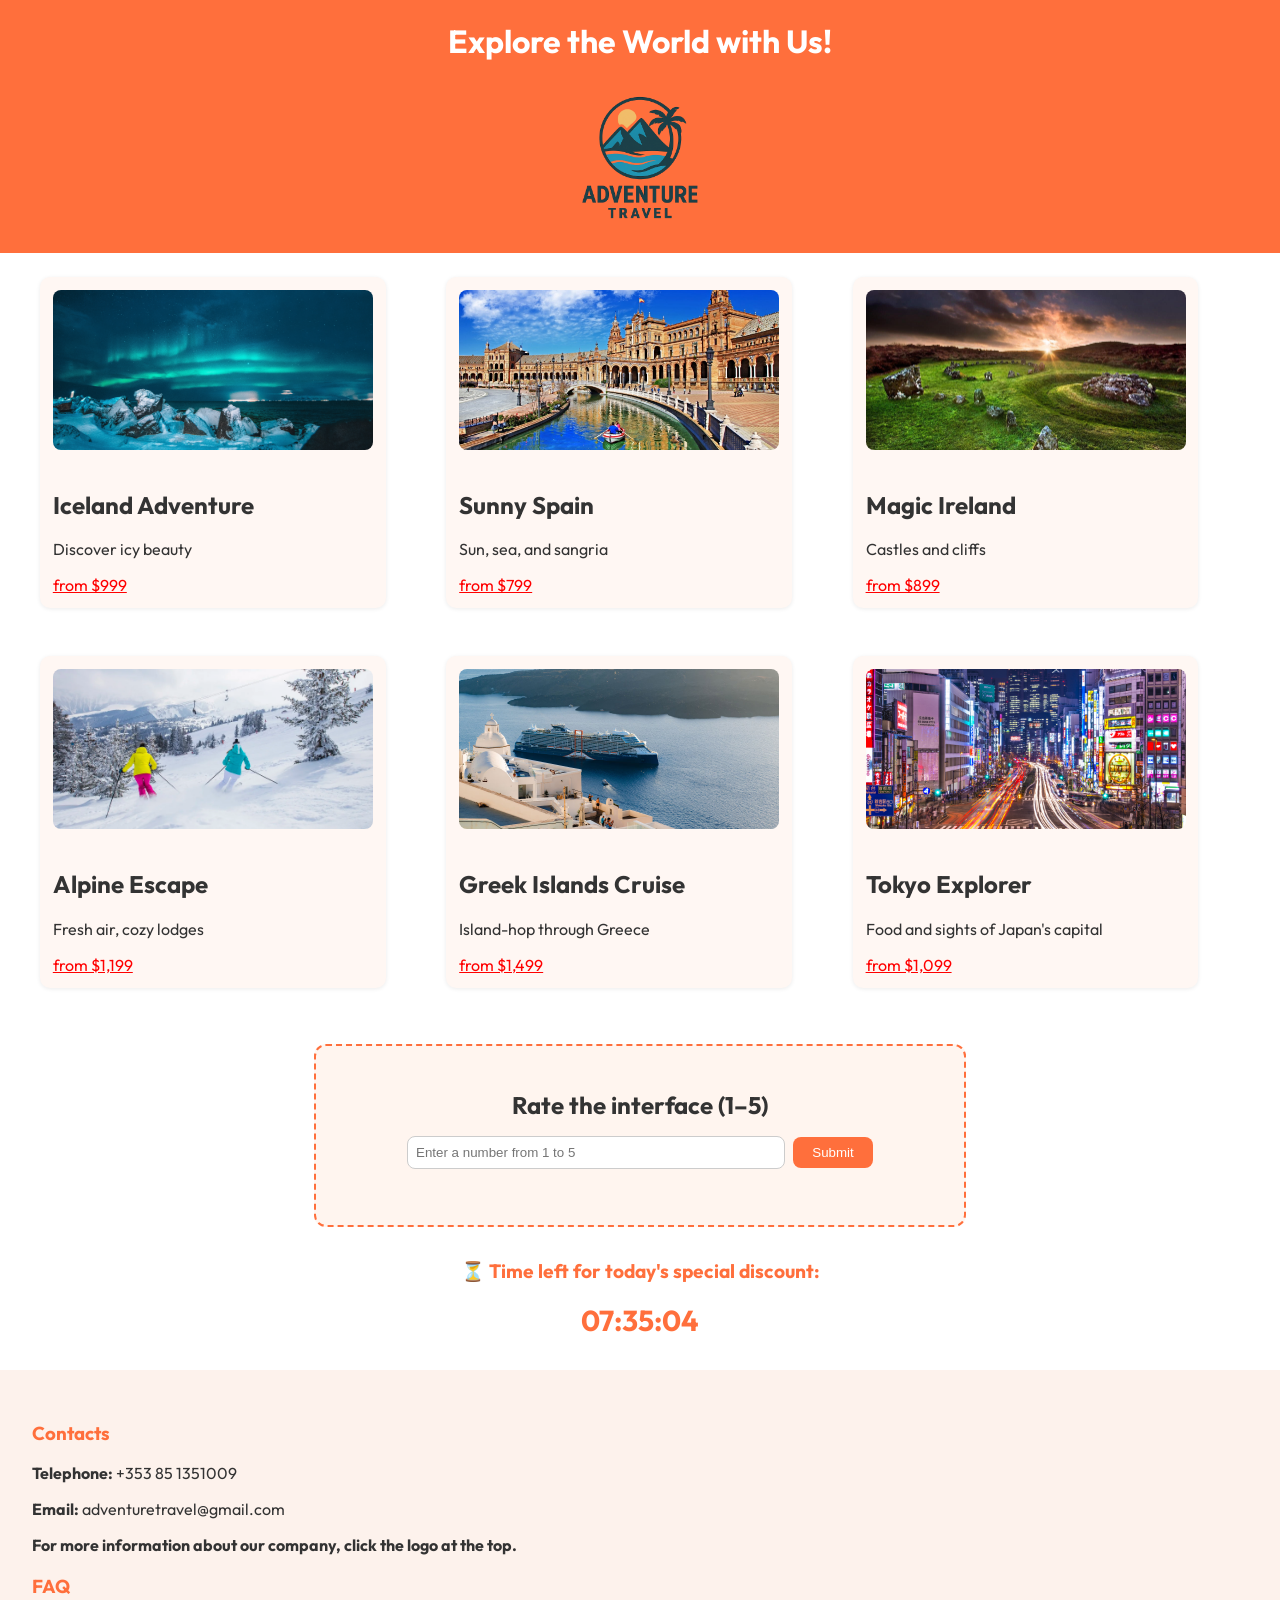
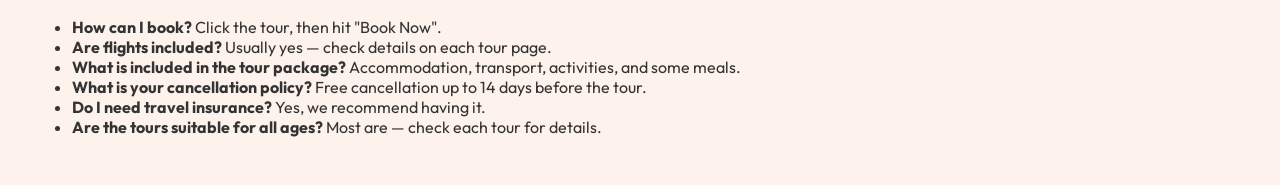
<file: index.html>
<!-- WHOLE FILE WAS CREATED BY ARTUR KONDRATIUK -->
<!DOCTYPE html>
<html lang="en">
<head>
  <meta charset="UTF-8" /> <!-- Specifies the character encoding for the document -->
  <title>Adventure Travel</title> <!-- Sets the title of the webpage -->
  <link rel="stylesheet" href="css/index.css" /> <!-- Links to the external CSS file for styling -->
</head>
<body>
  <header>
    <div class="header">
      <h1>Explore the World with Us!</h1> <!-- Main heading for the website -->
      <a href="html/aboutus.html">
        <img src="images/logo.png" alt="Adventure Travel Logo" class="logo" /> <!-- Logo with link to the "About Us" page -->
      </a>
    </div>
  </header>

  <main>
    <!-- First grid of tours -->
    <section class="tour-grid">
      <a class="tour-card" href="html/tour1.html"> <!-- Tour card linking to Iceland Adventure page -->
        <img src="images/iceland_adventure.png" alt="Iceland Adventure" /> <!-- Image for Iceland tour -->
        <h2>Iceland Adventure</h2> <!-- Title of the tour -->
        <p>Discover icy beauty</p> <!-- Short description of the tour -->
        <span>from $999</span> <!-- Price information -->
      </a>

      <a class="tour-card" href="html/tour2.html">
        <img src="images/sunny_spain.jpg" alt="Sunny Spain" />
        <h2>Sunny Spain</h2>
        <p>Sun, sea, and sangria</p>
        <span>from $799</span>
      </a>

      <a class="tour-card" href="html/tour3.html">
        <img src="images/magic_ireland.jpeg" alt="Magic Ireland" />
        <h2>Magic Ireland</h2>
        <p>Castles and cliffs</p>
        <span>from $899</span>
      </a>  
    </section>

    <!-- Second grid of tours -->
    <section class="tour-grid">
      <a class="tour-card" href="html/tour4.html">
        <img src="images/alpine_escape.webp" alt="Alpine Escape" />
        <h2>Alpine Escape</h2>
        <p>Fresh air, cozy lodges</p>
        <span>from $1,199</span>
      </a>

      <a class="tour-card" href="html/tour5.html">
        <img src="images/greek_iselands_cruise.avif" alt="Greek Islands Cruise" />
        <h2>Greek Islands Cruise</h2>
        <p>Island-hop through Greece</p>
        <span>from $1,499</span>
      </a>

      <a class="tour-card" href="html/tour6.html">
        <img src="images/tokyo_explorer.jpg" alt="Tokyo Explorer" />
        <h2>Tokyo Explorer</h2>
        <p>Food and sights of Japan's capital</p>
        <span>from $1,099</span>
      </a>
    </section>
  </main>

  <footer>
    <h3>Contacts</h3>
    <p><strong>Telephone:</strong> +353 85 1351009</p> <!-- Contact telephone number -->
    <p><strong>Email:</strong> adventuretravel@gmail.com</p> <!-- Contact email address -->
    <p><strong>For more information about our company, click the logo at the top.</strong></p> <!-- Prompt to learn more by clicking the logo -->

    <h3>FAQ</h3>
    <ul>
      <!-- List of frequently asked questions and answers -->
      <li><strong>How can I book?</strong> Click the tour, then hit "Book Now".</li>
      <li><strong>Are flights included?</strong> Usually yes — check details on each tour page.</li>
      <li><strong>What is included in the tour package?</strong> Accommodation, transport, activities, and some meals.</li>
      <li><strong>What is your cancellation policy?</strong> Free cancellation up to 14 days before the tour.</li>
      <li><strong>Do I need travel insurance?</strong> Yes, we recommend having it.</li>
      <li><strong>Are the tours suitable for all ages?</strong> Most are — check each tour for details.</li>
    </ul>
  </footer>

  <script src="js/index.js"></script> <!-- Links to the external JavaScript file -->
</body>
</html>
</file>
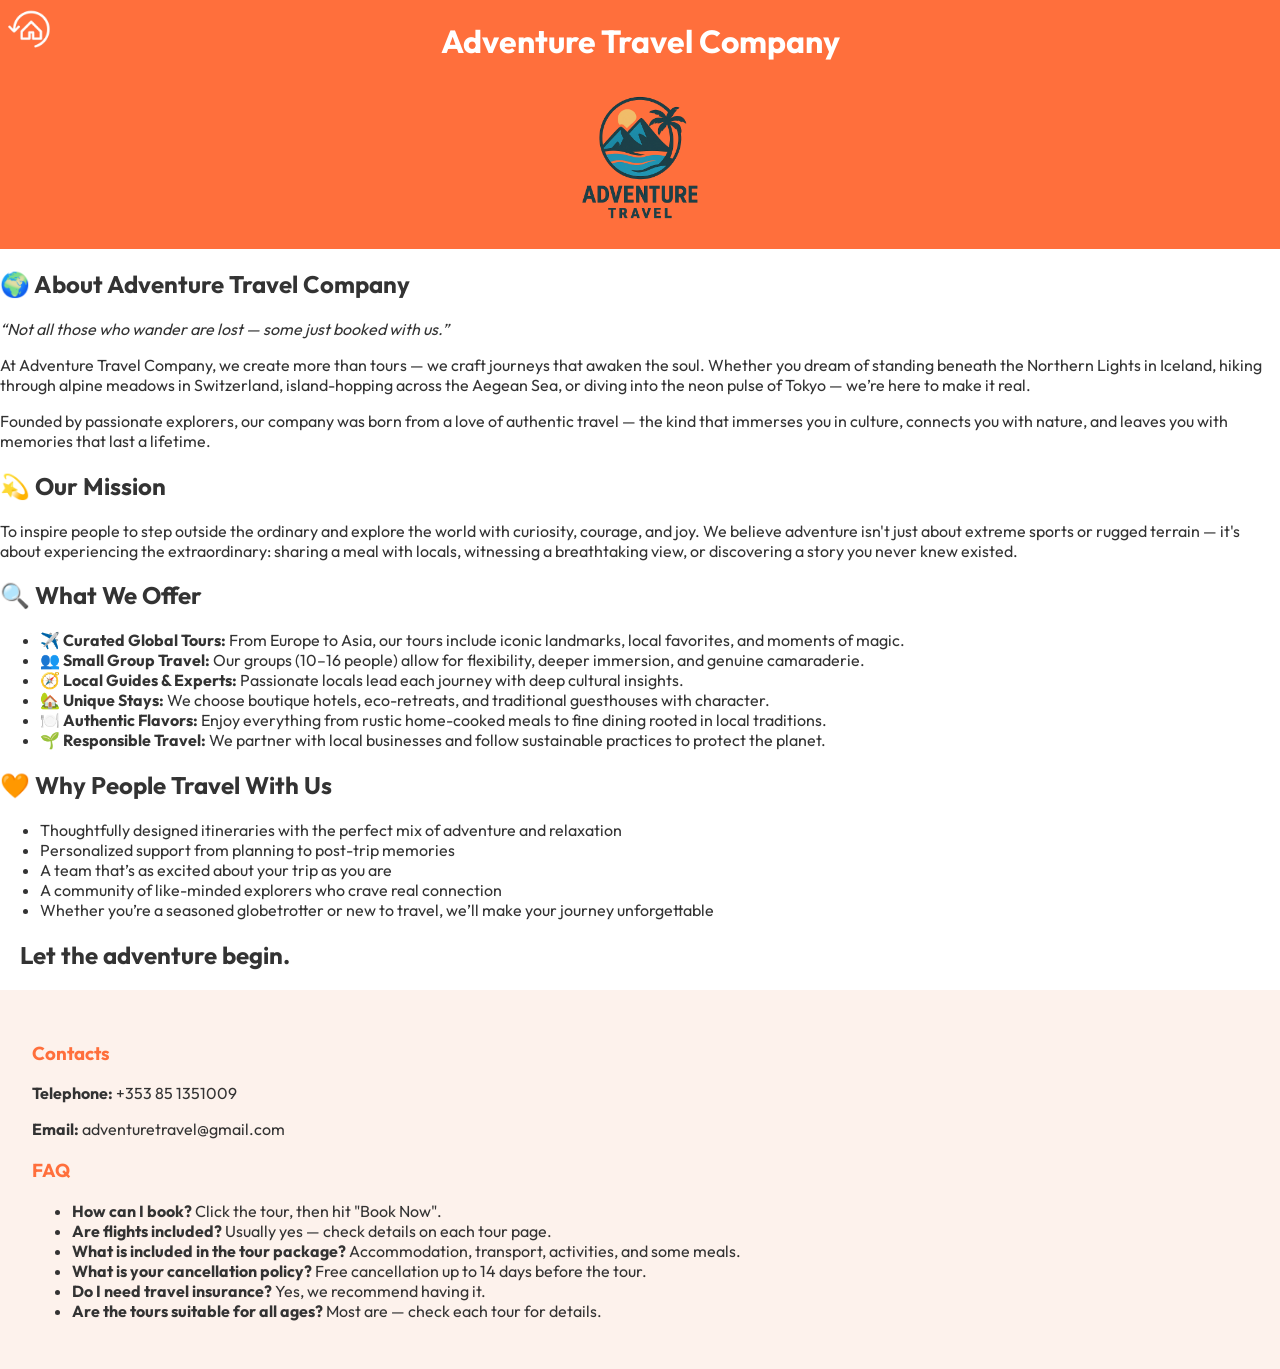
<file: html/aboutus.html>
<!-- WHOLE FILE WAS CREATED BY ARTUR KONDRATIUK -->
<!DOCTYPE html>
<html lang="en">
<head>
  <meta charset="UTF-8" /> <!-- Specifies the character encoding for the document -->
  <title>About Us - Adventure Travel</title>
  <link rel="stylesheet" href="../css/aboutus.css" /> <!-- Linking an external CSS file for styling -->
</head>
<body>
  <header>
    <div class="header">
      <!-- Back button to return to the main page -->
      <a href="../index.html" class="back-button">
        <img src="../images/back_to_main_page.png" alt="Home" class="backimg" /> <!-- Back button image with accessible alt text -->
      </a>
      <h1>Adventure Travel Company</h1> <!-- Main heading for the page -->
      <img src="../images/logo.png" alt="Adventure Travel Logo" class="logo" /> <!-- Company logo with descriptive alt text -->
    </div>
  </header>

  <main>
    <section>
      <h2>🌍 About Adventure Travel Company</h2> <!-- Section heading -->
      <p><em>“Not all those who wander are lost — some just booked with us.”</em></p> 
      <p>
        At Adventure Travel Company, we create more than tours — we craft journeys that awaken the soul.
        Whether you dream of standing beneath the Northern Lights in Iceland, hiking through alpine meadows in Switzerland,
        island-hopping across the Aegean Sea, or diving into the neon pulse of Tokyo — we’re here to make it real.
      </p>
      <p>
        Founded by passionate explorers, our company was born from a love of authentic travel — the kind that immerses you in culture,
        connects you with nature, and leaves you with memories that last a lifetime.
      </p>
    </section>

    <section>
      <h2>💫 Our Mission</h2> <!-- Section heading for the mission statement -->
      <p>
        To inspire people to step outside the ordinary and explore the world with curiosity, courage, and joy.
        We believe adventure isn't just about extreme sports or rugged terrain — it's about experiencing the extraordinary:
        sharing a meal with locals, witnessing a breathtaking view, or discovering a story you never knew existed.
      </p>
    </section>

    <section>
      <h2>🔍 What We Offer</h2> <!-- Section heading listing the offerings -->
      <ul>
        <li>
          <strong>✈️ Curated Global Tours:</strong> From Europe to Asia, our tours include iconic landmarks, local favorites, and moments of magic.
        </li>
        <li>
          <strong>👥 Small Group Travel:</strong> Our groups (10–16 people) allow for flexibility, deeper immersion, and genuine camaraderie.
        </li>
        <li>
          <strong>🧭 Local Guides & Experts:</strong> Passionate locals lead each journey with deep cultural insights.
        </li>
        <li>
          <strong>🏡 Unique Stays:</strong> We choose boutique hotels, eco-retreats, and traditional guesthouses with character.
        </li>
        <li>
          <strong>🍽️ Authentic Flavors:</strong> Enjoy everything from rustic home-cooked meals to fine dining rooted in local traditions.
        </li>
        <li>
          <strong>🌱 Responsible Travel:</strong> We partner with local businesses and follow sustainable practices to protect the planet.
        </li>
      </ul>
    </section>

    <section>
      <h2>🧡 Why People Travel With Us</h2> <!-- Section highlighting customer benefits -->
      <ul>
        <li>Thoughtfully designed itineraries with the perfect mix of adventure and relaxation</li>
        <li>Personalized support from planning to post-trip memories</li>
        <li>A team that’s as excited about your trip as you are</li>
        <li>A community of like-minded explorers who crave real connection</li>
        <li>Whether you’re a seasoned globetrotter or new to travel, we’ll make your journey unforgettable</li>
      </ul>
    </section>

    <h2 class="letadventure">Let the adventure begin.</h2>
  </main>

  <footer>
    <h3>Contacts</h3> <!-- Footer section for contact information -->
    <p><strong>Telephone:</strong> +353 85 1351009</p>
    <p><strong>Email:</strong> adventuretravel@gmail.com</p>

    <h3>FAQ</h3> <!-- Frequently asked questions -->
    <ul>
      <li><strong>How can I book?</strong> Click the tour, then hit "Book Now".</li>
      <li><strong>Are flights included?</strong> Usually yes — check details on each tour page.</li>
      <li><strong>What is included in the tour package?</strong> Accommodation, transport, activities, and some meals.</li>
      <li><strong>What is your cancellation policy?</strong> Free cancellation up to 14 days before the tour.</li>
      <li><strong>Do I need travel insurance?</strong> Yes, we recommend having it.</li>
      <li><strong>Are the tours suitable for all ages?</strong> Most are — check each tour for details.</li>
    </ul>
  </footer>

  <script src="../js/aboutus.js"></script> <!-- Linking an external JavaScript file -->
</body>
</html>
</file>
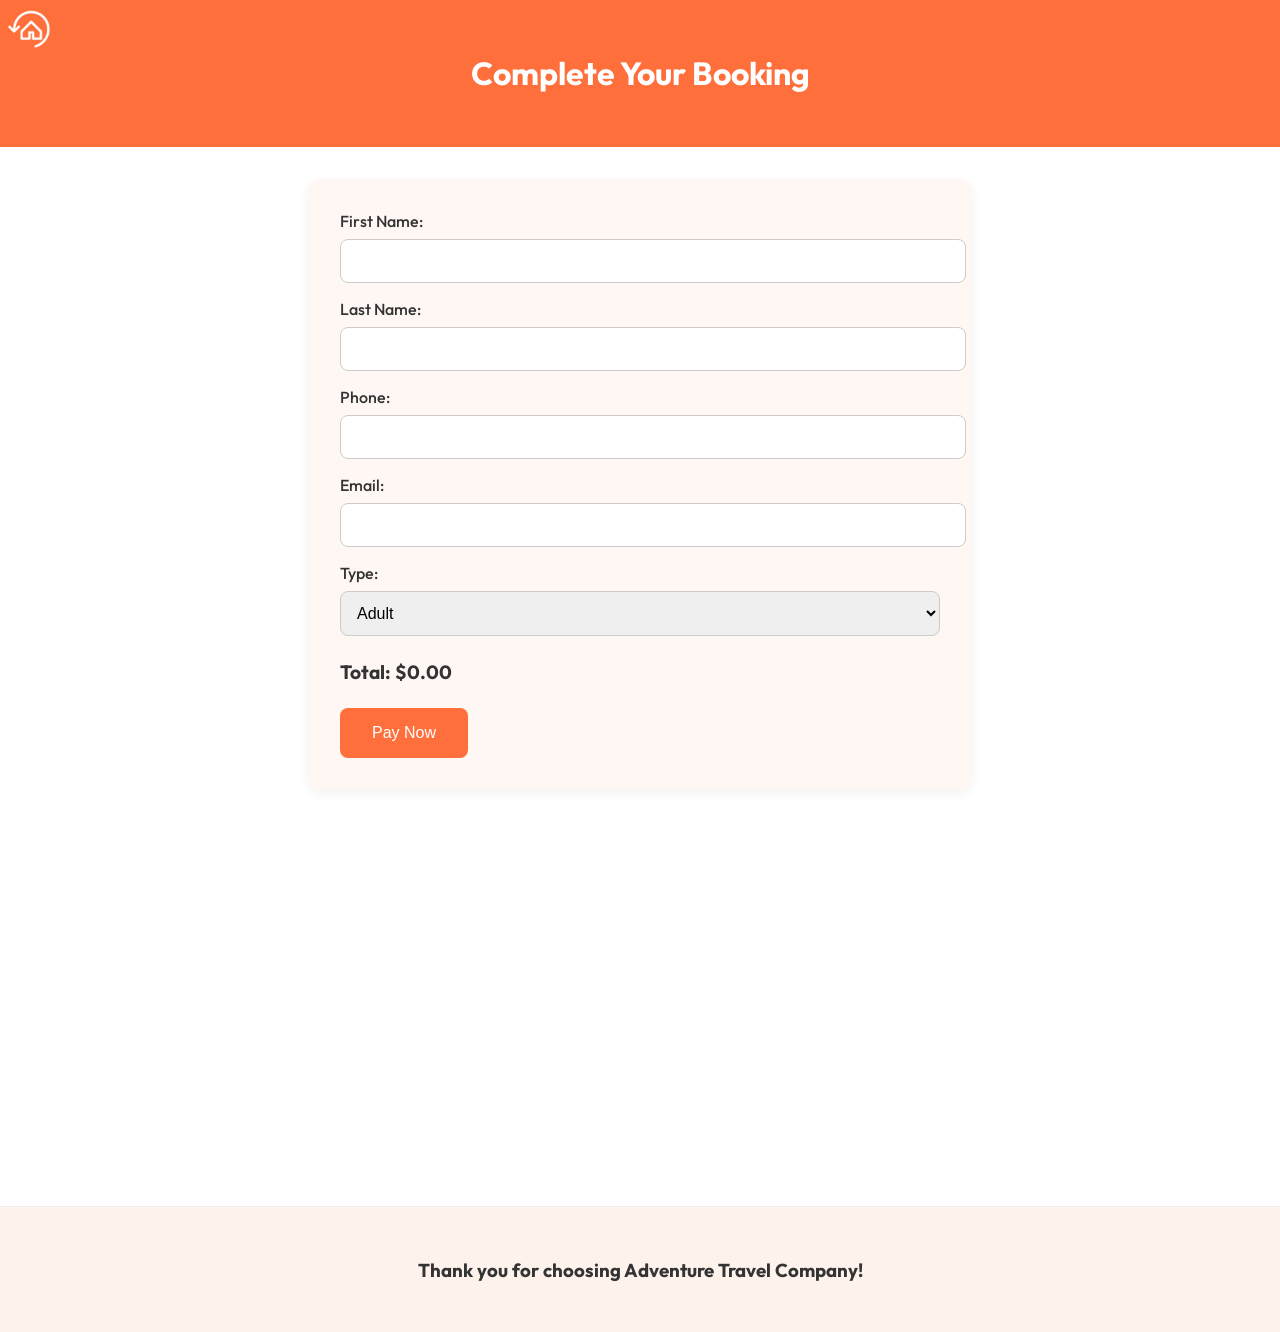
<file: html/paymentpage.html>
<!DOCTYPE html>
<html lang="en">
<head>
  <meta charset="UTF-8" />
  <title>Payment Page</title>
  <link rel="stylesheet" href="../css/paymentpage.css" />
</head>
<body>
  <header>
    <div class="header">
      <h1>Complete Your Booking</h1>
      <a href="../index.html" class="back-button">
        <img src="../images/back_to_main_page.png" alt="Home" class="backimg" />
      </a>
    </div>
  </header>

  <main class="payment-container">
    <form id="payment-form">
      <label for="firstName">First Name:
        <input type="text" id="firstName" name="firstName" required />
      </label>

      <label for="lastName">Last Name:
        <input type="text" id="lastName" name="lastName" required />
      </label>

      <label for="phone">Phone:
        <input type="tel" id="phone" name="phone" required />
      </label>

      <label for="email">Email:
        <input type="email" id="email" name="email" required />
      </label>

      <label for="traveler-type">Type:
        <select id="traveler-type" name="travelerType">
          <option value="adult">Adult</option>
          <option value="child">Child (25% discount)</option>
        </select>
      </label>

      <div class="price-info">
        <strong>Total:</strong> <span id="price-display">$0</span>
      </div>

      <button type="submit" class="book-btn">Pay Now</button>
      <p id="region-warning" class="hidden">Not available in your region</p>
    </form>
  </main>

  <footer>
    <h3>Thank you for choosing Adventure Travel Company!</h3>
  </footer>

  <script src="../js/paymentpage.js"></script>
</body>
</html>
</file>
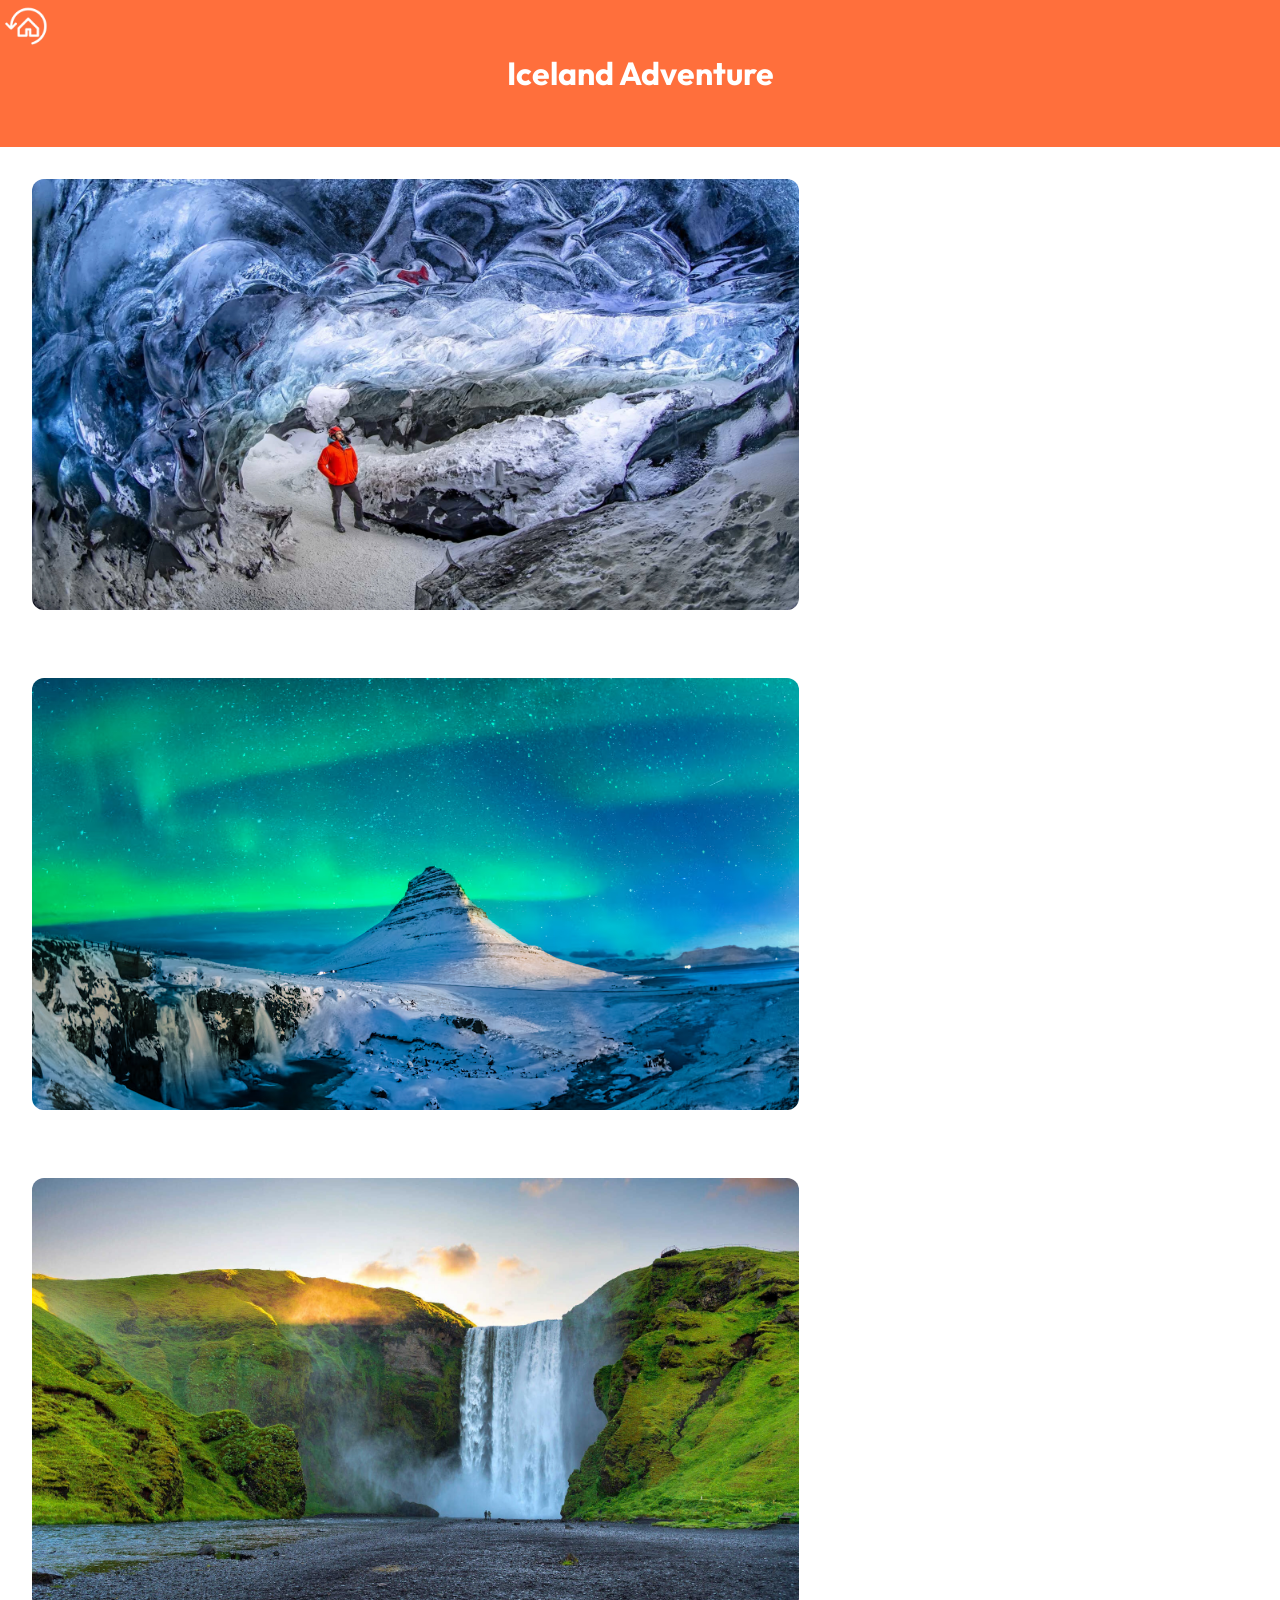
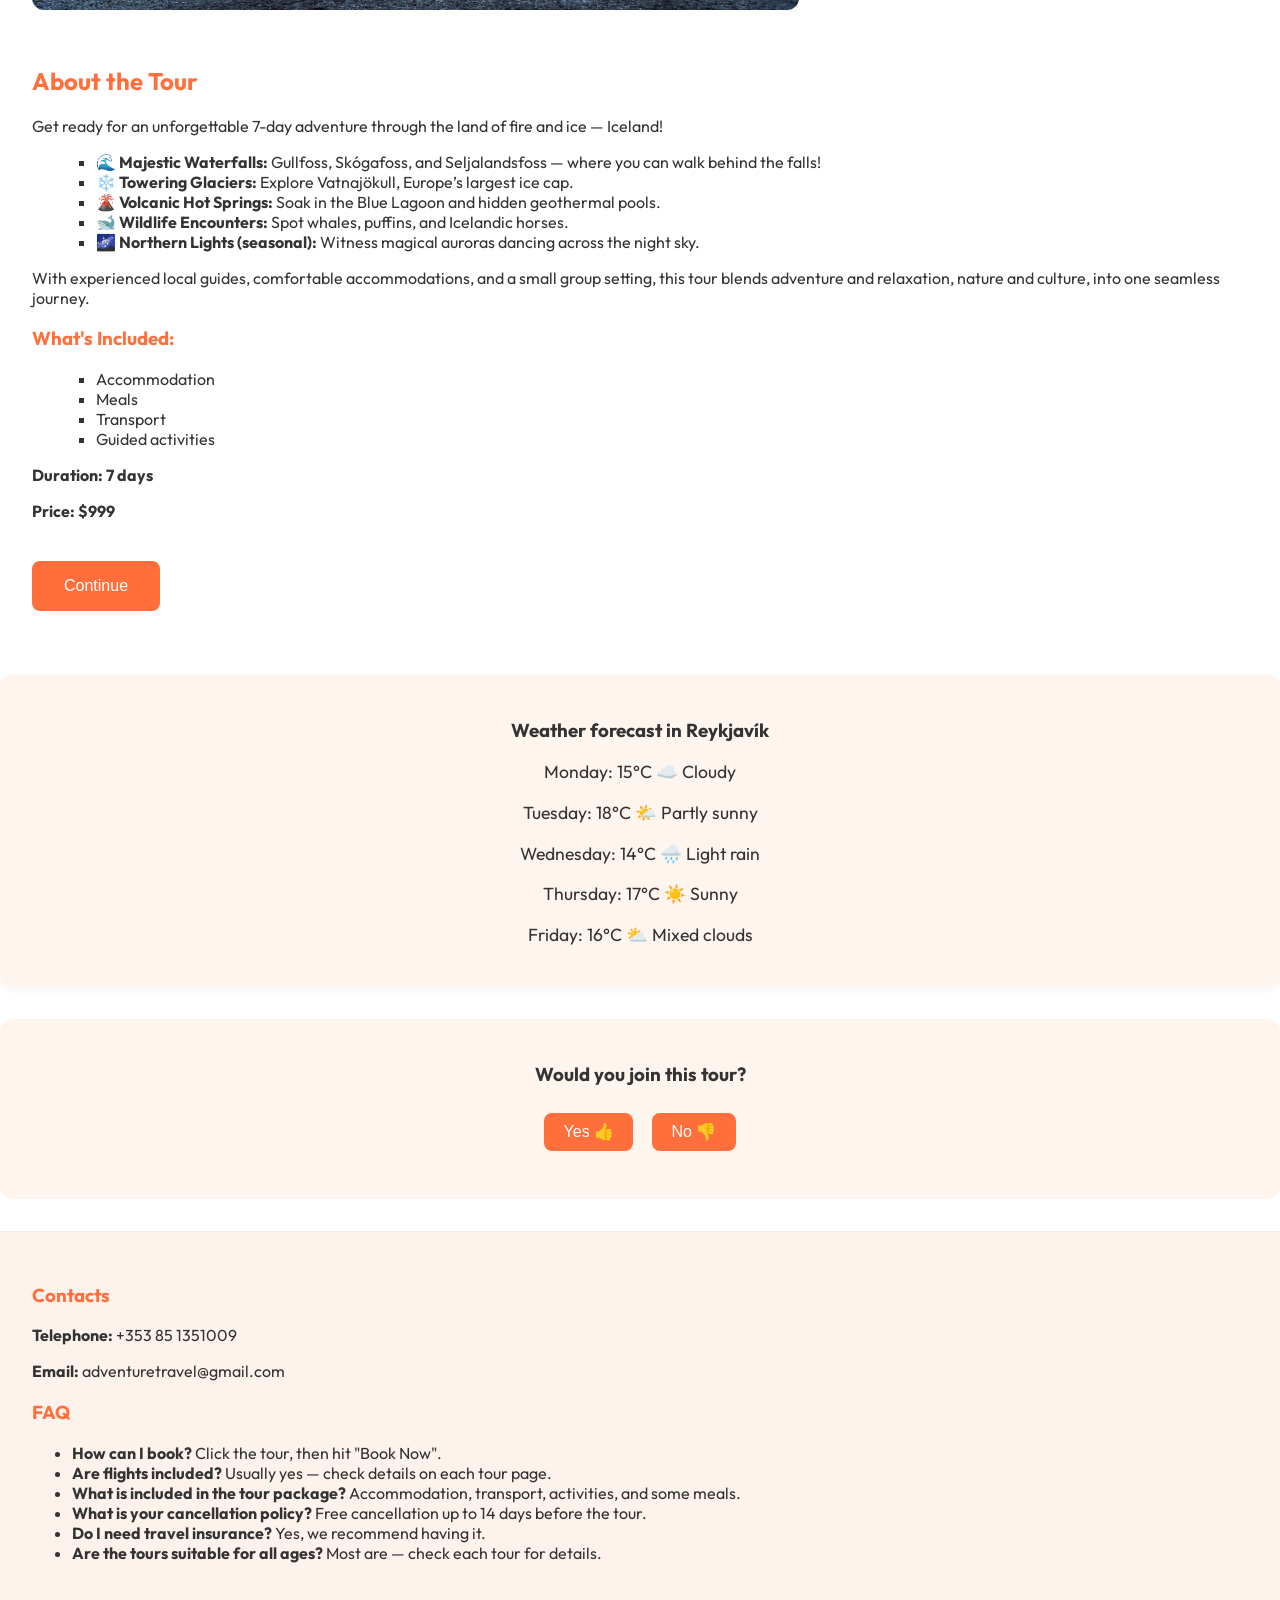
<file: html/tour1.html>
<!-- WHOLE FILE WAS CREATED BY ARTUR KONDRATIUK -->
<!DOCTYPE html>
<html lang="en">
<head>
  <meta charset="UTF-8" />
  <!-- Specifies the character encoding for the document -->
  <title>Iceland Adventure</title>
  <!-- Sets the title of the page that appears in the browser tab -->
  <link rel="stylesheet" href="../css/tour1.css" />
  <!-- Links to an external CSS file for styling the page -->
</head>
<body>
  <header style="position: relative;">
    <!-- Header section of the page -->

    <a href="../index.html" class="back-button">
      <!-- Link back to the main page -->

      <img src="../images/back_to_main_page.png" alt="Home" class="backimg" />
      <!-- Image for the back button (back to the main page) -->
    </a>

    <h1>Iceland Adventure</h1>
    <!-- Main heading for the page (tour title) -->
  </header>

  <main>
    <!-- Main content of the page -->

    <section class="gallery">
      <!-- Gallery section containing images of Iceland -->

      <img src="../images/iceland_adventure2.png" class="image-container" alt="Iceland landscape 1" />
      <!-- First image of the Iceland landscape -->

      <img src="../images/iceland_adventure3.png" class="image-container" alt="Iceland landscape 2" />
      <!-- Second image of the Iceland landscape -->

      <img src="../images/iceland_adventure4.jpg" class="image-container" alt="Iceland landscape 3" />
      <!-- Third image of the Iceland landscape -->
    </section>

    <section class="details">
      <!-- Section that contains the tour details -->

      <h2>About the Tour</h2>

      <p>Get ready for an unforgettable 7-day adventure through the land of fire and ice — Iceland!</p>

      <ul>
        <!-- Unordered list of the highlights of the tour -->
        <li><strong>🌊 Majestic Waterfalls:</strong> Gullfoss, Skógafoss, and Seljalandsfoss — where you can walk behind the falls!</li>
        <li><strong>❄️ Towering Glaciers:</strong> Explore Vatnajökull, Europe’s largest ice cap.</li>
        <li><strong>🌋 Volcanic Hot Springs:</strong> Soak in the Blue Lagoon and hidden geothermal pools.</li>
        <li><strong>🐋 Wildlife Encounters:</strong> Spot whales, puffins, and Icelandic horses.</li>
        <li><strong>🌌 Northern Lights (seasonal):</strong> Witness magical auroras dancing across the night sky.</li>
      </ul>

      <p>With experienced local guides, comfortable accommodations, and a small group setting, this tour blends adventure and relaxation, nature and culture, into one seamless journey.</p>

      <h3>What's Included:</h3>

      <ul>
        <!-- Unordered list of inclusions in the tour -->
        <li>Accommodation</li>
        <li>Meals</li>
        <li>Transport</li>
        <li>Guided activities</li>
      </ul>

      <p class="info"><strong>Duration:</strong> 7 days</p>

      <p class="info"><strong>Price:</strong> $999</p>

      <button onclick="window.location.href='paymentpage.html?price=999'" class="book-btn">Continue</button>
    </section>
  </main>

  <section id="weather-widget">
    <!-- Section for displaying the weather forecast -->

    <h3>Weather forecast in Reykjavík</h3>

    <div id="weather-info">
      <!-- Placeholder for weather data -->
      <p>Loading forecast...</p>
      <!-- Text to show while the weather data is loading -->
    </div>
  </section>

  <section id="vote-section">
    <!-- Section for the voting feature -->

    <h3>Would you join this tour?</h3>

    <button onclick="vote('yes')">Yes 👍</button>
    <!-- Button to vote "Yes" -->

    <button onclick="vote('no')">No 👎</button>
    <!-- Button to vote "No" -->

    <div id="vote-results" style="margin-top: 1rem;"></div>
    <!-- Container to display the results of the vote -->
  </section>  

  <footer>
    <!-- Footer section of the page -->

    <h3>Contacts</h3>

    <p><strong>Telephone:</strong> +353 85 1351009</p>

    <p><strong>Email:</strong> adventuretravel@gmail.com</p>

    <h3>FAQ</h3>

    <ul>
      <!-- Unordered list of frequently asked questions -->
      <li><strong>How can I book?</strong> Click the tour, then hit "Book Now".</li>
      <li><strong>Are flights included?</strong> Usually yes — check details on each tour page.</li>
      <li><strong>What is included in the tour package?</strong> Accommodation, transport, activities, and some meals.</li>
      <li><strong>What is your cancellation policy?</strong> Free cancellation up to 14 days before the tour.</li>
      <li><strong>Do I need travel insurance?</strong> Yes, we recommend having it.</li>
      <li><strong>Are the tours suitable for all ages?</strong> Most are — check each tour for details.</li>
    </ul>
  </footer>

  <script src="../js/tour1.js"></script>
  <!-- External JavaScript file for additional functionality -->
</body>
</html>
</file>
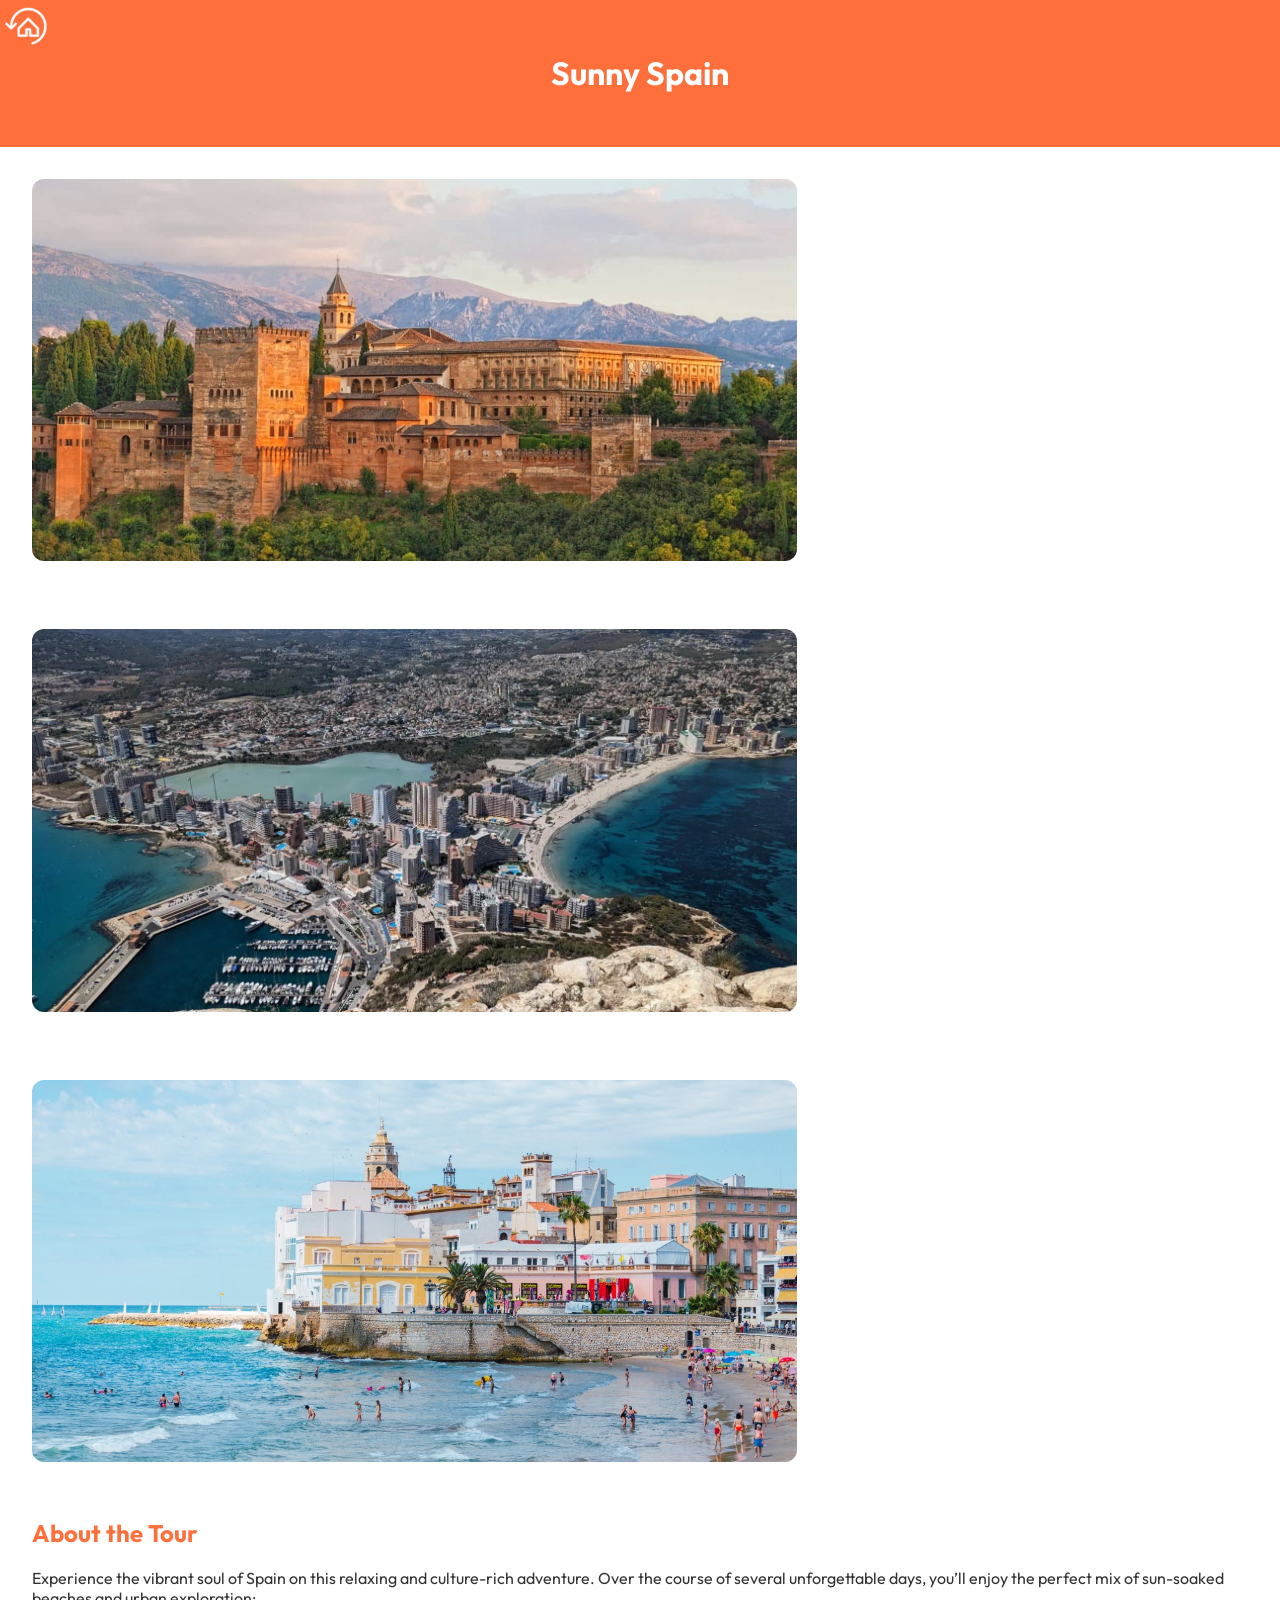
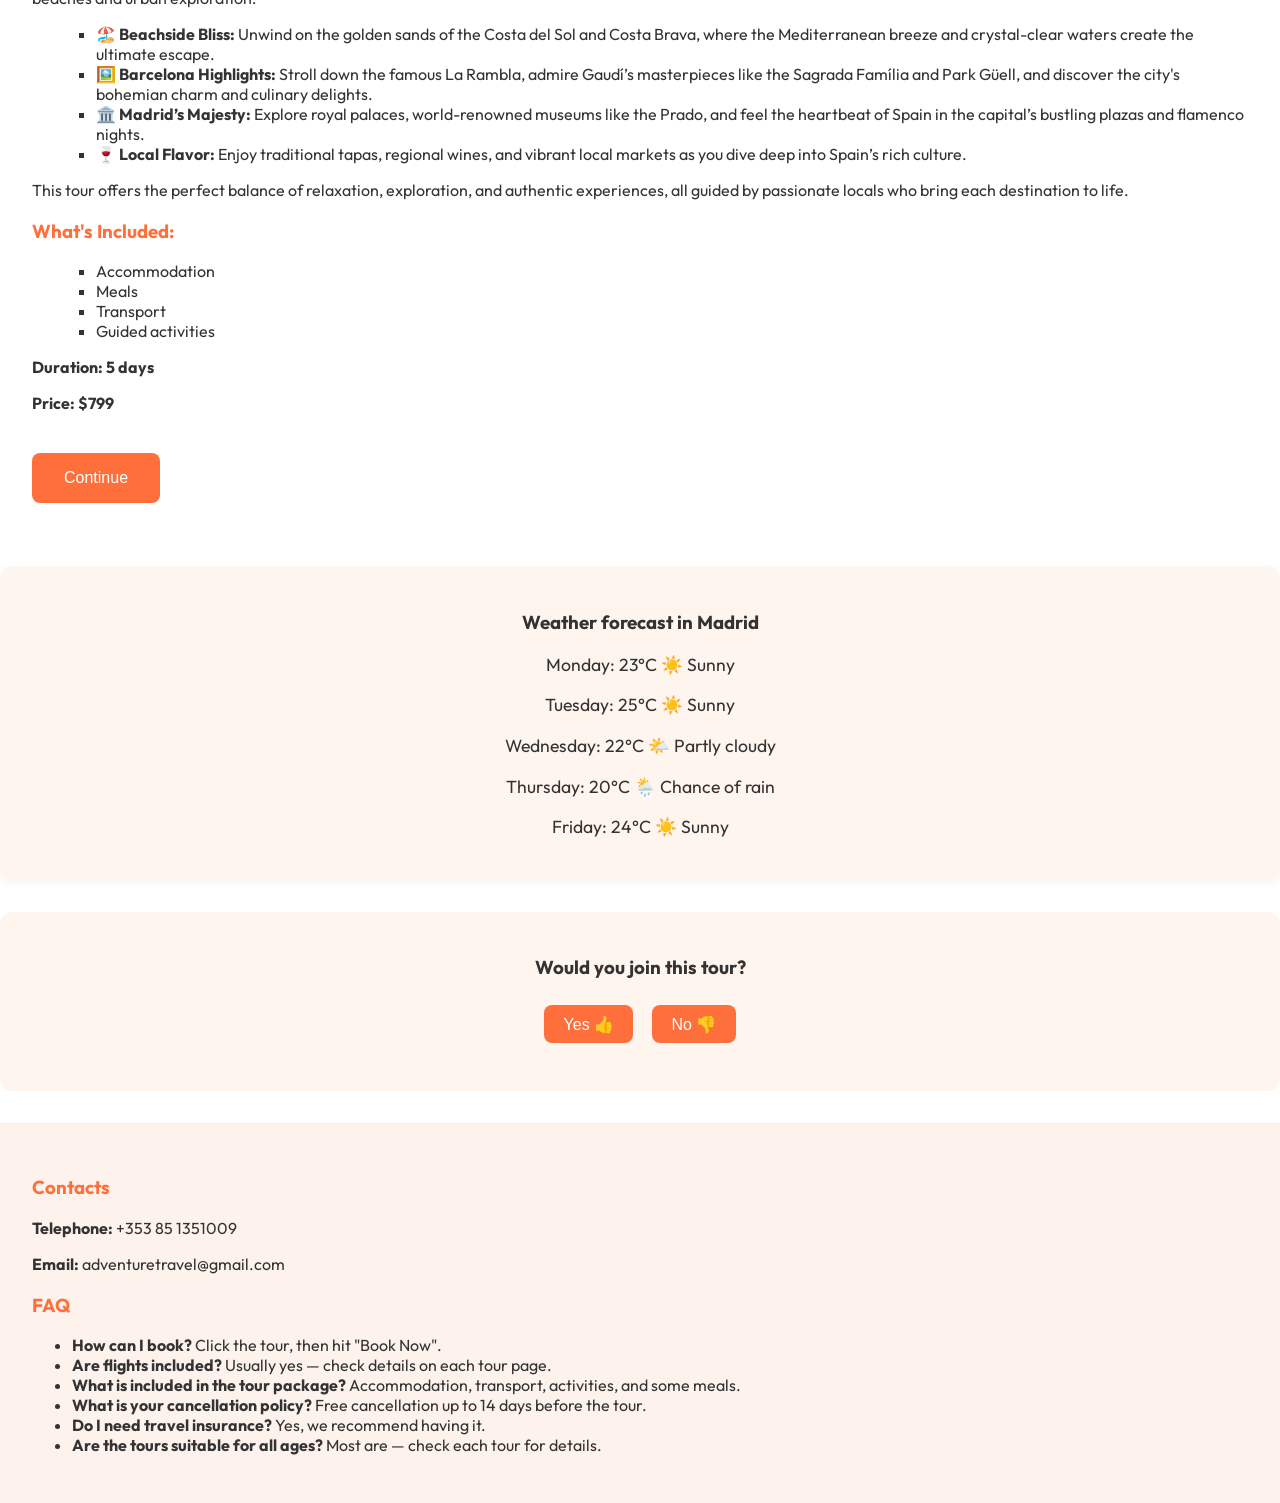
<file: html/tour2.html>
<!-- WHOLE FILE WAS CREATED BY ARTUR KONDRATIUK -->
<!DOCTYPE html>
<html lang="en">
<head>
  <!-- Character encoding for the page to ensure proper text rendering -->
  <meta charset="UTF-8" />
  
  <!-- The title of the page that appears in the browser tab -->
  <title>Sunny Spain</title>
  
  <!-- Linking to an external CSS file for the styles of this page -->
  <link rel="stylesheet" href="../css/tour2.css" />
</head>
<body>
  <!-- Header section with a back button and the tour title -->
  <header style="position: relative;">
    <!-- Back button that redirects to the main page -->
    <a href="../index.html" class="back-button">
      <!-- Image for the back button (Home button) -->
      <img src="../images/back_to_main_page.png" alt="Home" class="backimg" />
    </a>
    
    <h1>Sunny Spain</h1>
  </header>

  <main>
    <!-- Banner section containing images showcasing the tour destination -->
    <section class="banner">
      <img src="../images/sunny_spain2.jpg" class="image-container" alt="Sunny Spain view 1" />
      <img src="../images/sunny_spain3.jpg" class="image-container" alt="Sunny Spain view 2" />
      <img src="../images/sunny_spain4.jpg" class="image-container" alt="Sunny Spain view 3" />
    </section>

    <!-- Tour details section -->
    <section class="details">
      <h2>About the Tour</h2>
      <p>Experience the vibrant soul of Spain on this relaxing and culture-rich adventure. Over the course of several unforgettable days, you’ll enjoy the perfect mix of sun-soaked beaches and urban exploration:</p>
      <ul>
        <li><strong>🏖️ Beachside Bliss:</strong> Unwind on the golden sands of the Costa del Sol and Costa Brava, where the Mediterranean breeze and crystal-clear waters create the ultimate escape.</li>
        <li><strong>🖼️ Barcelona Highlights:</strong> Stroll down the famous La Rambla, admire Gaudí’s masterpieces like the Sagrada Família and Park Güell, and discover the city's bohemian charm and culinary delights.</li>
        <li><strong>🏛️ Madrid’s Majesty:</strong> Explore royal palaces, world-renowned museums like the Prado, and feel the heartbeat of Spain in the capital’s bustling plazas and flamenco nights.</li>
        <li><strong>🍷 Local Flavor:</strong> Enjoy traditional tapas, regional wines, and vibrant local markets as you dive deep into Spain’s rich culture.</li>
      </ul>

      <p>This tour offers the perfect balance of relaxation, exploration, and authentic experiences, all guided by passionate locals who bring each destination to life.</p>

      <!-- What's included in the tour package -->
      <h3>What's Included:</h3>
      <ul>
        <li>Accommodation</li>
        <li>Meals</li>
        <li>Transport</li>
        <li>Guided activities</li>
      </ul>

      <!-- Displaying the duration and price of the tour -->
      <p class="info"><strong>Duration:</strong> 5 days</p>
      <p class="info"><strong>Price:</strong> $799</p>

      <!-- Button to continue to the payment page -->
      <button onclick="window.location.href='paymentpage.html?price=799'" class="book-btn">Continue</button>
    </section>
  </main>

  <!-- Weather widget section -->
  <section id="weather-widget">
    <h3>Weather forecast in Madrid</h3>
    <!-- Placeholder for weather information, it will be populated by JavaScript -->
    <div id="weather-info">
      <p>Loading forecast...</p>
    </div>
  </section>

  <!-- Vote section asking the user whether they would join the tour -->
  <section id="vote-section">
    <h3>Would you join this tour?</h3>
    <!-- Yes and No buttons to vote -->
    <button onclick="vote('yes')">Yes 👍</button>
    <button onclick="vote('no')">No 👎</button>
    <!-- Display the results of the votes -->
    <div id="vote-results" style="margin-top: 1rem;"></div>
  </section>  

  <!-- Footer section with contact information and FAQ -->
  <footer>
    <h3>Contacts</h3>
    <p><strong>Telephone:</strong> +353 85 1351009</p>
    <p><strong>Email:</strong> adventuretravel@gmail.com</p>

    <h3>FAQ</h3>
    <ul>
      <li><strong>How can I book?</strong> Click the tour, then hit "Book Now".</li>
      <li><strong>Are flights included?</strong> Usually yes — check details on each tour page.</li>
      <li><strong>What is included in the tour package?</strong> Accommodation, transport, activities, and some meals.</li>
      <li><strong>What is your cancellation policy?</strong> Free cancellation up to 14 days before the tour.</li>
      <li><strong>Do I need travel insurance?</strong> Yes, we recommend having it.</li>
      <li><strong>Are the tours suitable for all ages?</strong> Most are — check each tour for details.</li>
    </ul>
  </footer>

  <!-- Linking to an external JavaScript file for the page functionality -->
  <script src="../js/tour2.js"></script>
</body>
</html>
</file>
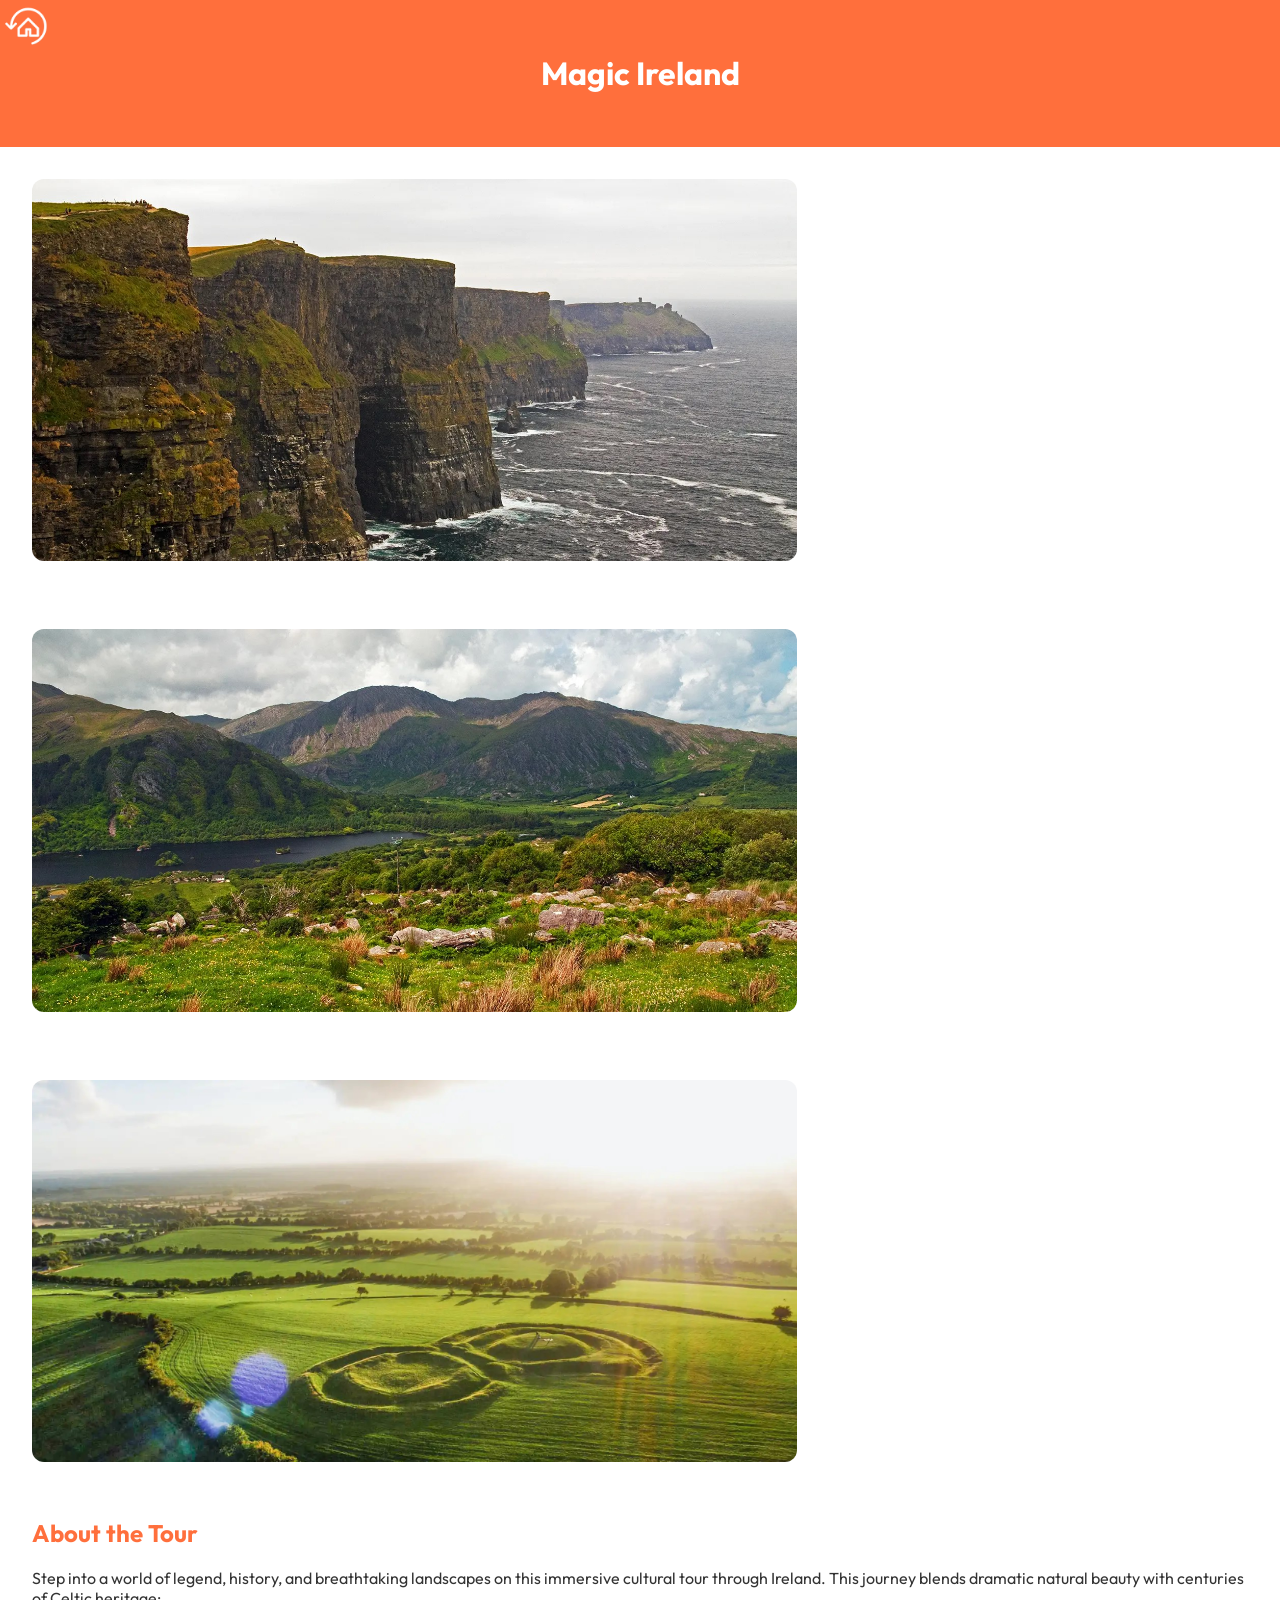
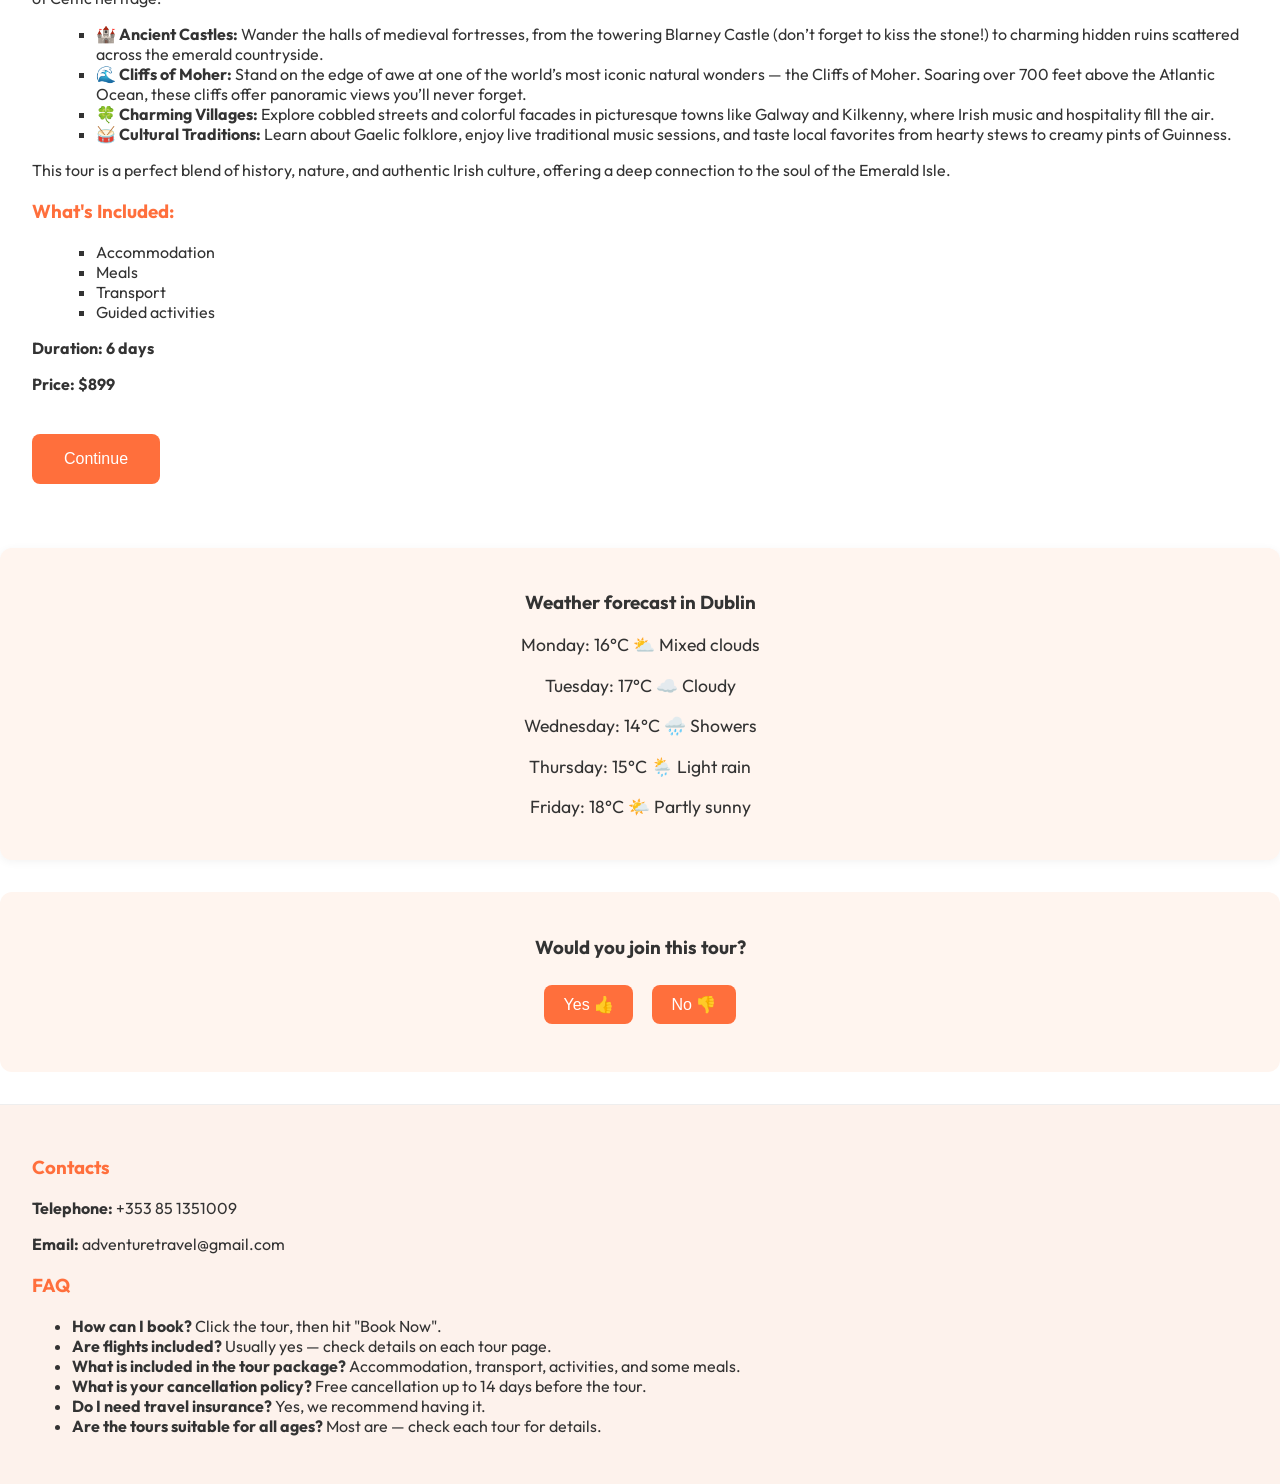
<file: html/tour3.html>
<!-- WHOLE FILE WAS CREATED BY ARTUR KONDRATIUK -->
<!DOCTYPE html>
<html lang="en">
<head>
  <!-- Character encoding set to UTF-8 for proper text display -->
  <meta charset="UTF-8" />
  <title>Magic Ireland</title> <!-- Title of the webpage displayed in the browser tab -->
  <!-- Link to external stylesheet for the tour page -->
  <link rel="stylesheet" href="../css/tour3.css"/>
</head>
<body>
  <!-- Header section containing the title and back button -->
  <header style="position: relative;">
    <!-- Back button to navigate to the main page -->
    <a href="../index.html" class="back-button">
      <img src="../images/back_to_main_page.png" alt="Home" class="backimg"/>
    </a>
    <!-- Tour title displayed at the top of the page -->
    <h1>Magic Ireland</h1>
  </header>

  <!-- Main content of the tour page -->
  <main>
    <!-- Banner section displaying images of Ireland -->
    <section class="banner">
      <!-- Each image represents a view of Ireland -->
      <img src="../images/magic_ireland2.jpeg" class="image-container" alt="Magic Ireland View 1" />
      <img src="../images/magic_ireland3.jpeg" class="image-container" alt="Magic Ireland View 2" />
      <img src="../images/magic_ireland4.jpeg" class="image-container" alt="Magic Ireland View 3" />
    </section>

    <!-- Tour details section -->
    <section class="details">
      <h2>About the Tour</h2> 
      <p>Step into a world of legend, history, and breathtaking landscapes on this immersive cultural tour through Ireland. This journey blends dramatic natural beauty with centuries of Celtic heritage:</p>

      <!-- List of highlights for the tour -->
      <ul>
        <li><strong>🏰 Ancient Castles:</strong> Wander the halls of medieval fortresses, from the towering Blarney Castle (don’t forget to kiss the stone!) to charming hidden ruins scattered across the emerald countryside.</li>
        <li><strong>🌊 Cliffs of Moher:</strong> Stand on the edge of awe at one of the world’s most iconic natural wonders — the Cliffs of Moher. Soaring over 700 feet above the Atlantic Ocean, these cliffs offer panoramic views you’ll never forget.</li>
        <li><strong>🍀 Charming Villages:</strong> Explore cobbled streets and colorful facades in picturesque towns like Galway and Kilkenny, where Irish music and hospitality fill the air.</li>
        <li><strong>🥁 Cultural Traditions:</strong> Learn about Gaelic folklore, enjoy live traditional music sessions, and taste local favorites from hearty stews to creamy pints of Guinness.</li>
      </ul>

      <!-- A short description of the tour experience -->
      <p>This tour is a perfect blend of history, nature, and authentic Irish culture, offering a deep connection to the soul of the Emerald Isle.</p>

      <h3>What's Included:</h3>
      <ul>
        <li>Accommodation</li>
        <li>Meals</li>
        <li>Transport</li>
        <li>Guided activities</li>
      </ul>

      <!-- Information about the tour's duration and price -->
      <p class="info"><strong>Duration:</strong> 6 days</p>
      <p class="info"><strong>Price:</strong> $899</p>

      <!-- Button to proceed to the payment page -->
      <button onclick="window.location.href='paymentpage.html?price=899'" class="book-btn">Continue</button>
    </section>
  </main>

  <!-- Weather forecast section for Dublin -->
  <section id="weather-widget">
    <h3>Weather forecast in Dublin</h3>
    <!-- Weather information is dynamically added here -->
    <div id="weather-info">
      <p>Loading forecast...</p>
    </div>
  </section>

  <!-- Voting section where users can vote whether they would join the tour -->
  <section id="vote-section">
    <h3>Would you join this tour?</h3>
    <!-- Buttons for voting Yes or No -->
    <button onclick="vote('yes')">Yes 👍</button>
    <button onclick="vote('no')">No 👎</button>
    <!-- Display vote results here -->
    <div id="vote-results" style="margin-top: 1rem;"></div>
  </section>  

  <!-- Footer section with contact details and FAQ -->
  <footer>
    <h3>Contacts</h3>
    <p><strong>Telephone:</strong> +353 85 1351009</p>
    <p><strong>Email:</strong> adventuretravel@gmail.com</p>

    <h3>FAQ</h3>
    <ul>
      <li><strong>How can I book?</strong> Click the tour, then hit "Book Now".</li>
      <li><strong>Are flights included?</strong> Usually yes — check details on each tour page.</li>
      <li><strong>What is included in the tour package?</strong> Accommodation, transport, activities, and some meals.</li>
      <li><strong>What is your cancellation policy?</strong> Free cancellation up to 14 days before the tour.</li>
      <li><strong>Do I need travel insurance?</strong> Yes, we recommend having it.</li>
      <li><strong>Are the tours suitable for all ages?</strong> Most are — check each tour for details.</li>
    </ul>
  </footer>

  <!-- External JavaScript file linked for handling the tour page's functionality -->
  <script src="../js/tour3.js"></script>
</body>
</html>
</file>
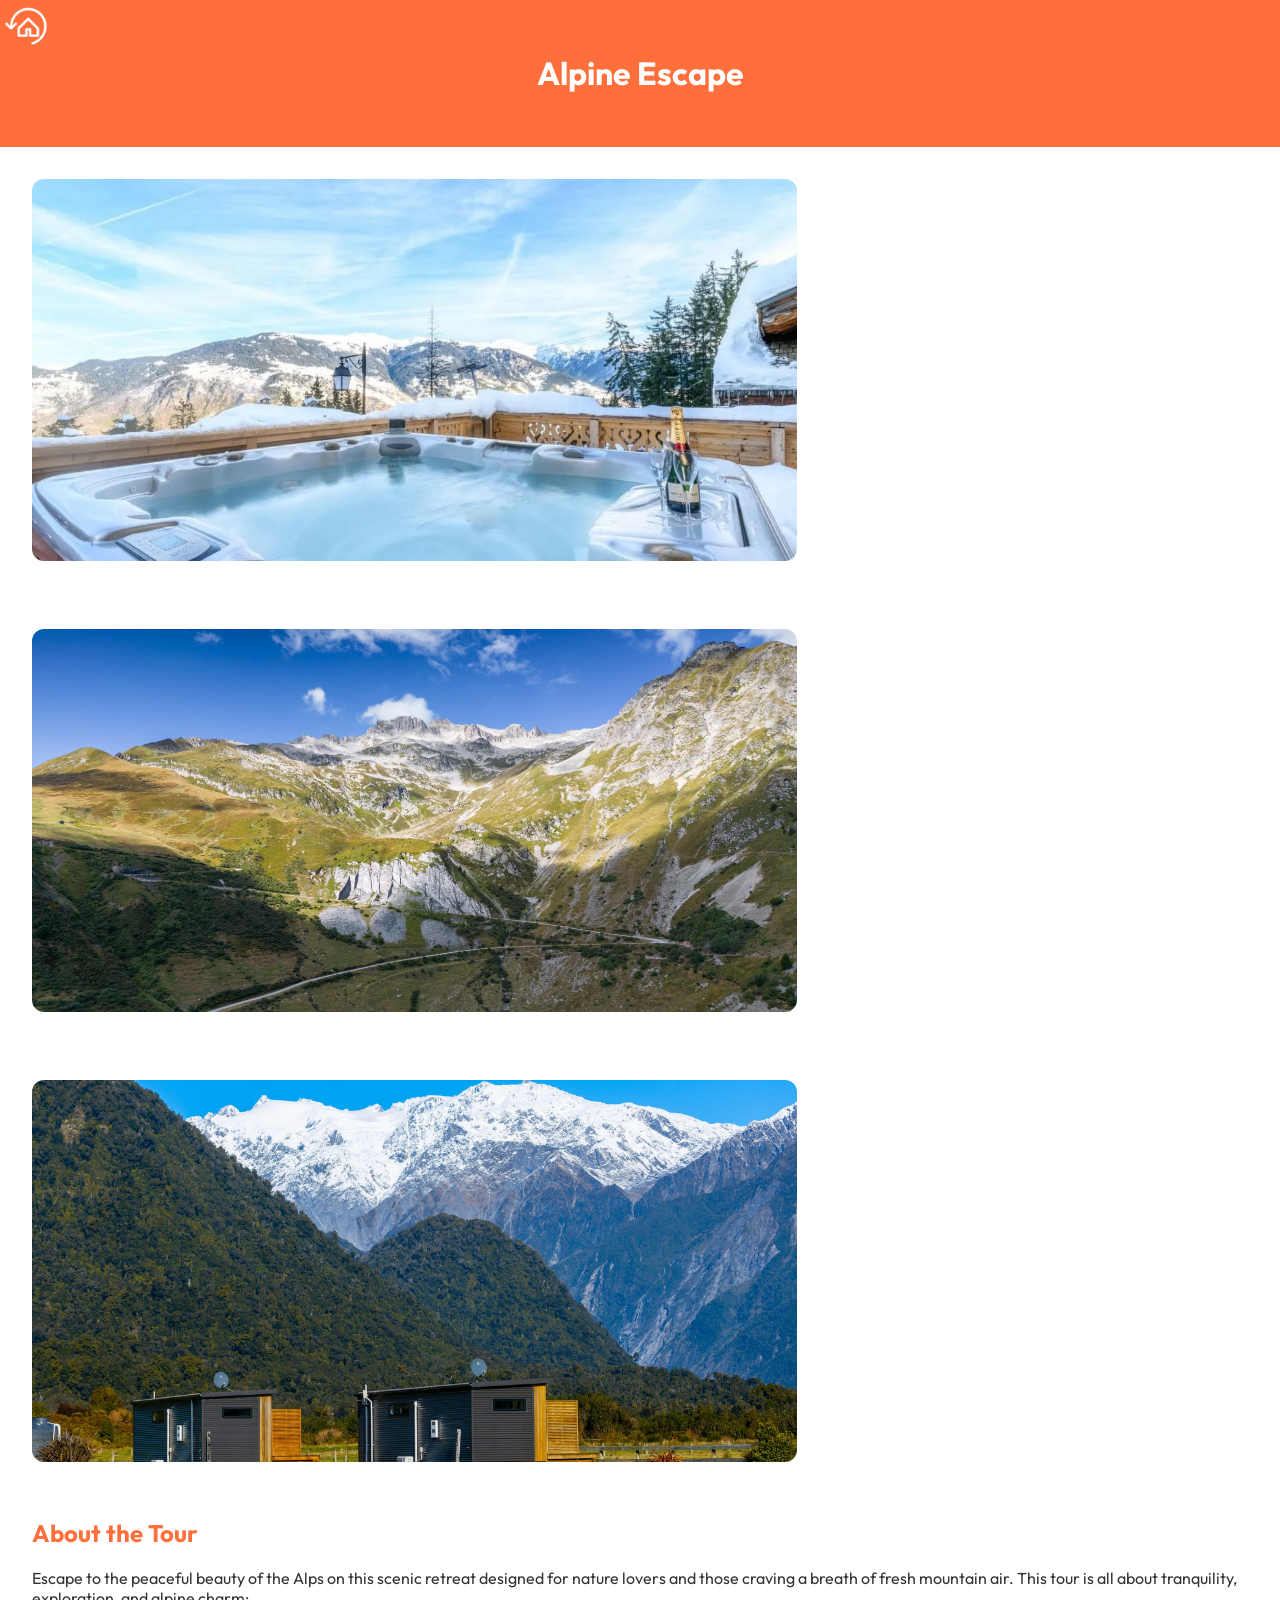
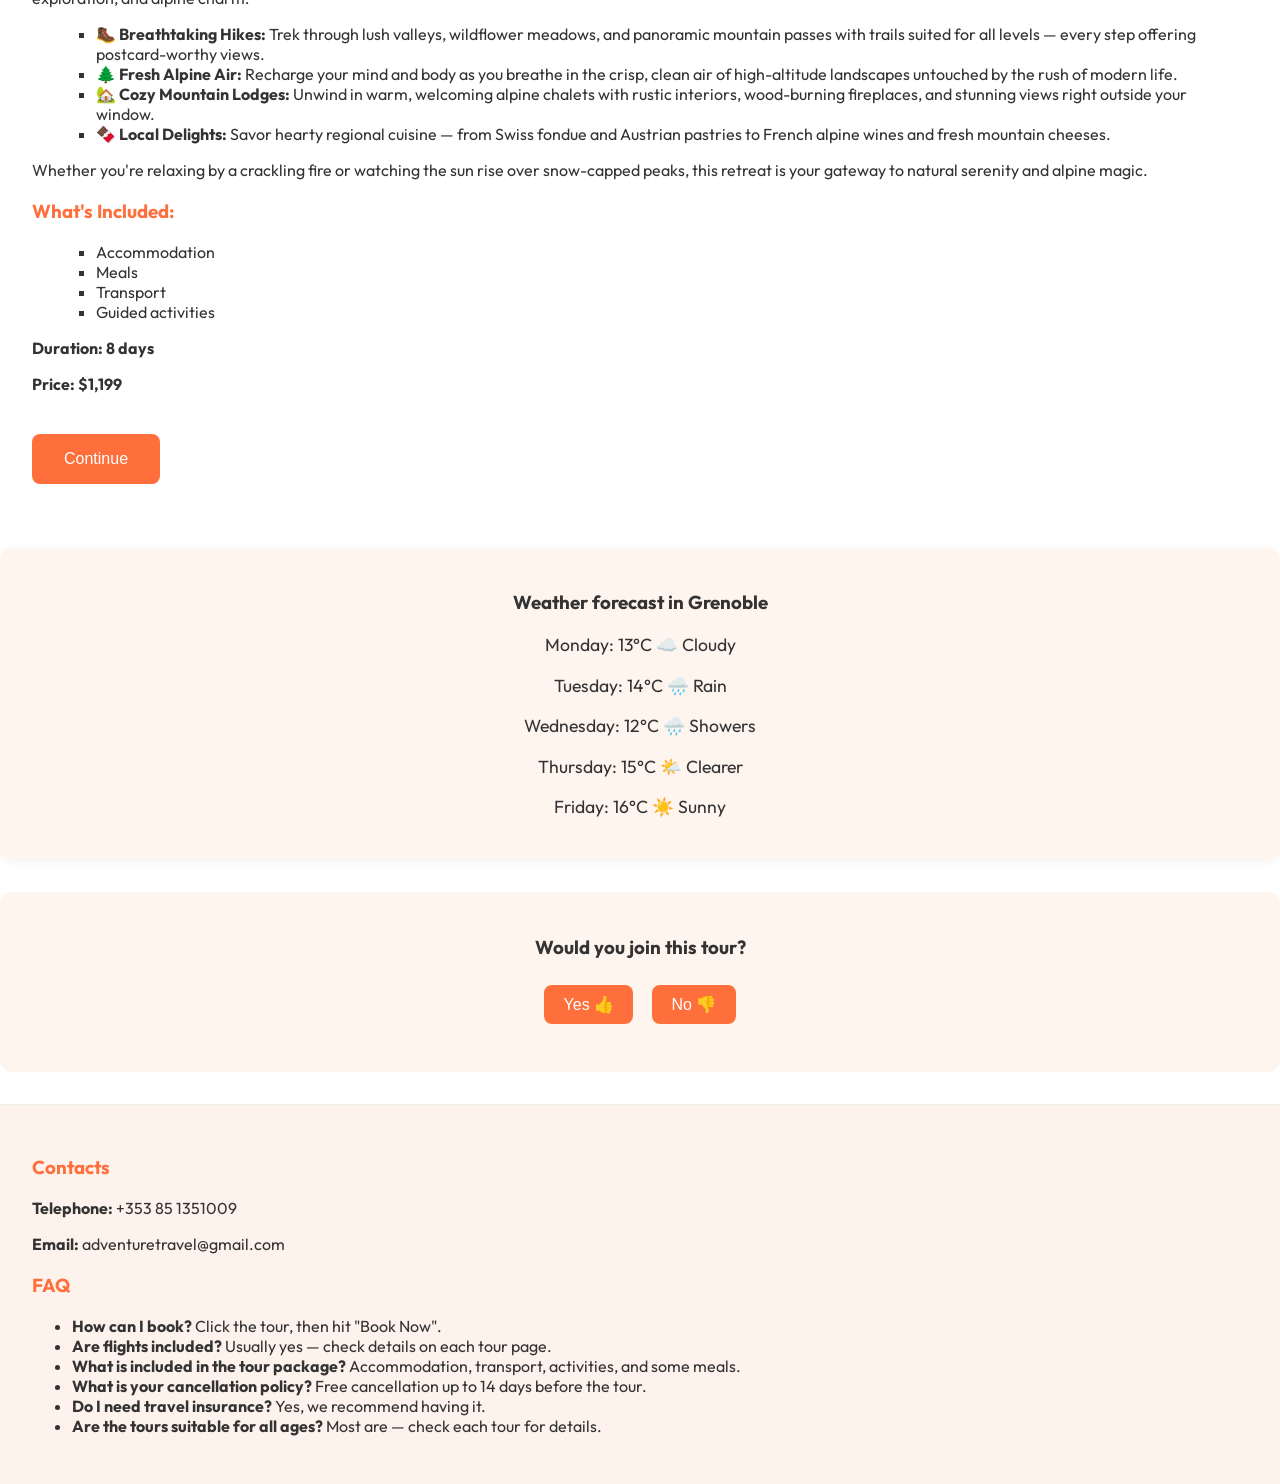
<file: html/tour4.html>
<!DOCTYPE html>
<html lang="en">
<head>
  <meta charset="UTF-8" />
  <title>Alpine Escape</title>
  <link rel="stylesheet" href="../css/tour4.css"/>
</head>
<body>
  <header style="position: relative;">
    <a href="../index.html" class="back-button">
      <img src="../images/back_to_main_page.png" alt="Home" class="backimg"/>
    </a>
    <h1>Alpine Escape</h1>
  </header>

  <main>
    <section class="banner">
      <img src="../images/alpine_escape2.jpg" class="image-container" alt="Alpine Escape View 1" />
      <img src="../images/alpine_escape3.jpg" class="image-container" alt="Alpine Escape View 2" />
      <img src="../images/alpine_escape4.jpg" class="image-container" alt="Alpine Escape View 3" />
    </section>

    <section class="details">
      <h2>About the Tour</h2>
      <p>Escape to the peaceful beauty of the Alps on this scenic retreat designed for nature lovers and those craving a breath of fresh mountain air. This tour is all about tranquility, exploration, and alpine charm:</p>
      
      <ul>
        <li><strong>🥾 Breathtaking Hikes:</strong> Trek through lush valleys, wildflower meadows, and panoramic mountain passes with trails suited for all levels — every step offering postcard-worthy views.</li>
        <li><strong>🌲 Fresh Alpine Air:</strong> Recharge your mind and body as you breathe in the crisp, clean air of high-altitude landscapes untouched by the rush of modern life.</li>
        <li><strong>🏡 Cozy Mountain Lodges:</strong> Unwind in warm, welcoming alpine chalets with rustic interiors, wood-burning fireplaces, and stunning views right outside your window.</li>
        <li><strong>🍫 Local Delights:</strong> Savor hearty regional cuisine — from Swiss fondue and Austrian pastries to French alpine wines and fresh mountain cheeses.</li>
      </ul>

      <p>Whether you're relaxing by a crackling fire or watching the sun rise over snow-capped peaks, this retreat is your gateway to natural serenity and alpine magic.</p>

      <h3>What's Included:</h3>
      <ul>
        <li>Accommodation</li>
        <li>Meals</li>
        <li>Transport</li>
        <li>Guided activities</li>
      </ul>

      <p class="info"><strong>Duration:</strong> 8 days</p>
      <p class="info"><strong>Price:</strong> $1,199</p>

      <button onclick="window.location.href='paymentpage.html?price=1199'" class="book-btn">Continue</button>
    </section>
  </main>

  <section id="weather-widget">
    <h3>Weather forecast in Grenoble</h3>
    <div id="weather-info">
      <p>Loading forecast...</p>
    </div>
  </section>

  <section id="vote-section">
    <h3>Would you join this tour?</h3>
    <button onclick="vote('yes')">Yes 👍</button>
    <button onclick="vote('no')">No 👎</button>
    <div id="vote-results" style="margin-top: 1rem;"></div>
  </section>  

  <footer>
    <h3>Contacts</h3>
    <p><strong>Telephone:</strong> +353 85 1351009</p>
    <p><strong>Email:</strong> adventuretravel@gmail.com</p>

    <h3>FAQ</h3>
    <ul>
      <li><strong>How can I book?</strong> Click the tour, then hit "Book Now".</li>
      <li><strong>Are flights included?</strong> Usually yes — check details on each tour page.</li>
      <li><strong>What is included in the tour package?</strong> Accommodation, transport, activities, and some meals.</li>
      <li><strong>What is your cancellation policy?</strong> Free cancellation up to 14 days before the tour.</li>
      <li><strong>Do I need travel insurance?</strong> Yes, we recommend having it.</li>
      <li><strong>Are the tours suitable for all ages?</strong> Most are — check each tour for details.</li>
    </ul>
  </footer>

  <script src="../js/tour4.js"></script>
</body>
</html>
</file>
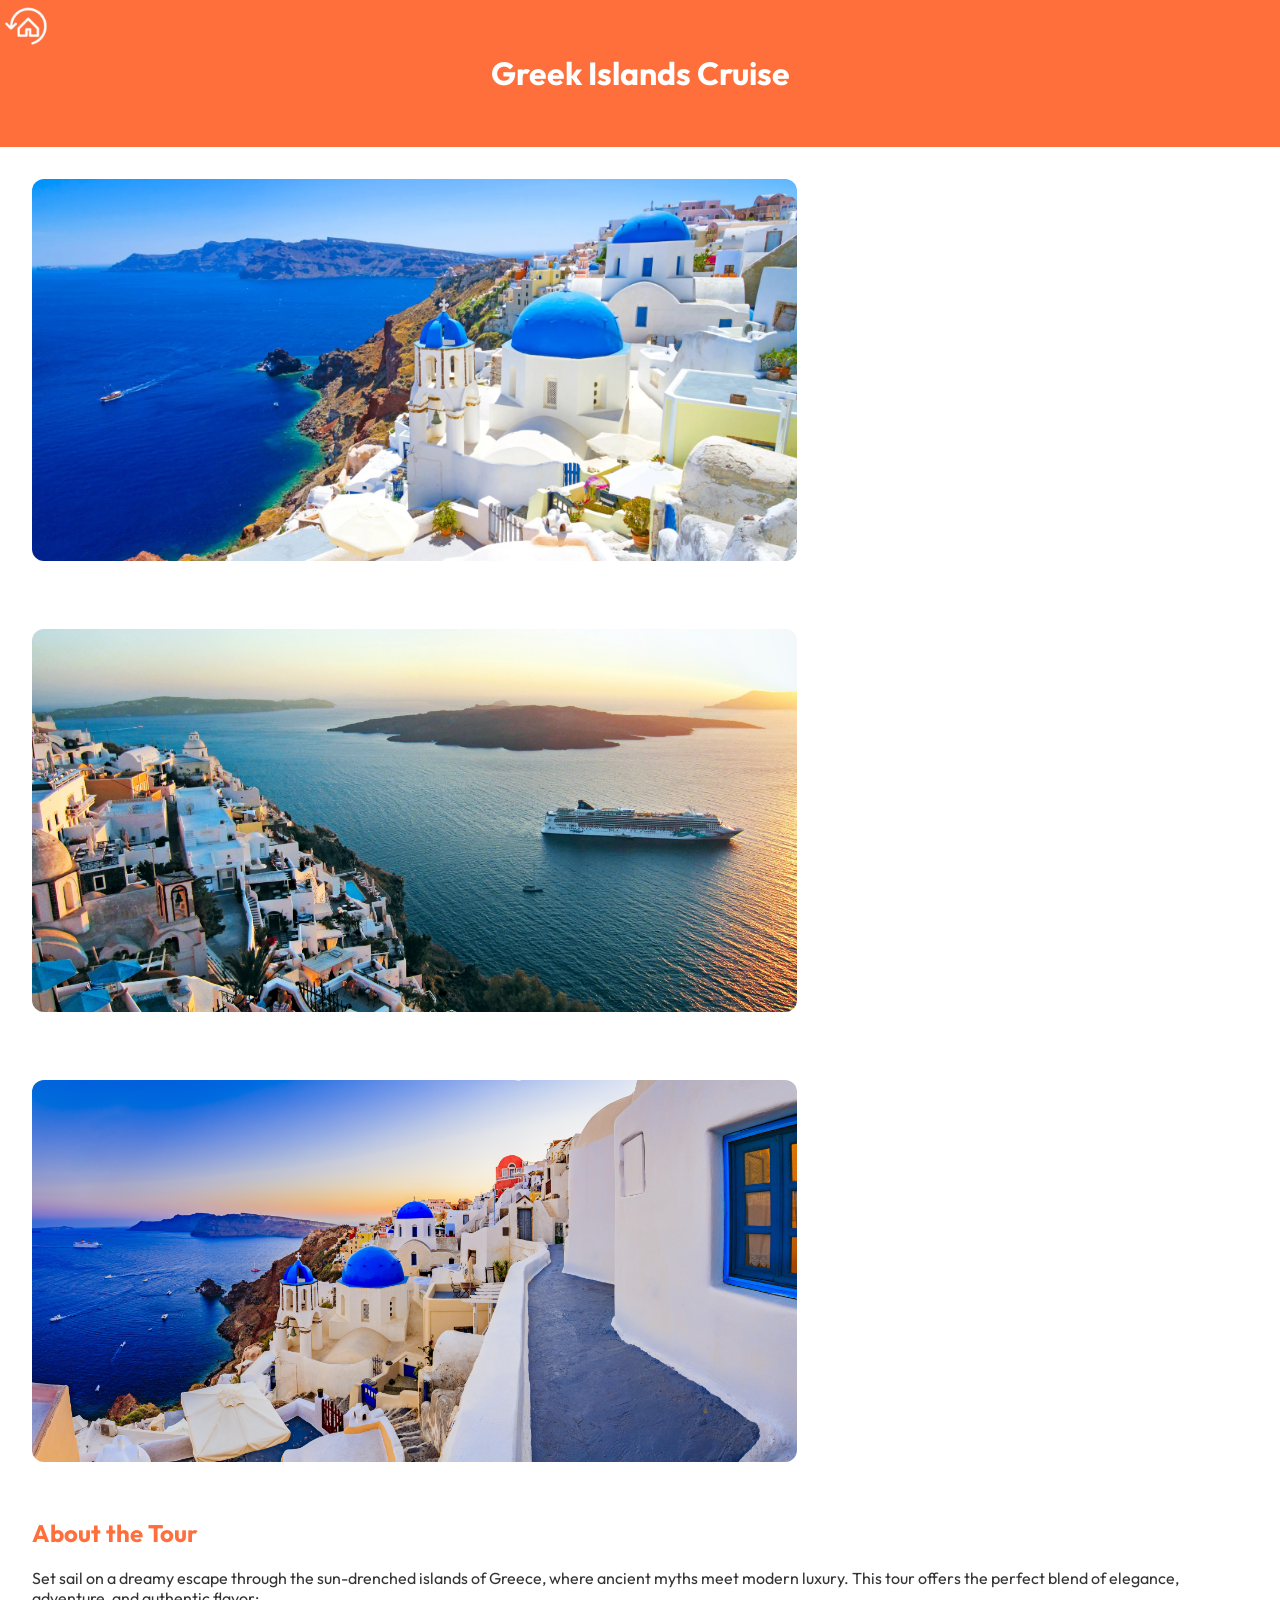
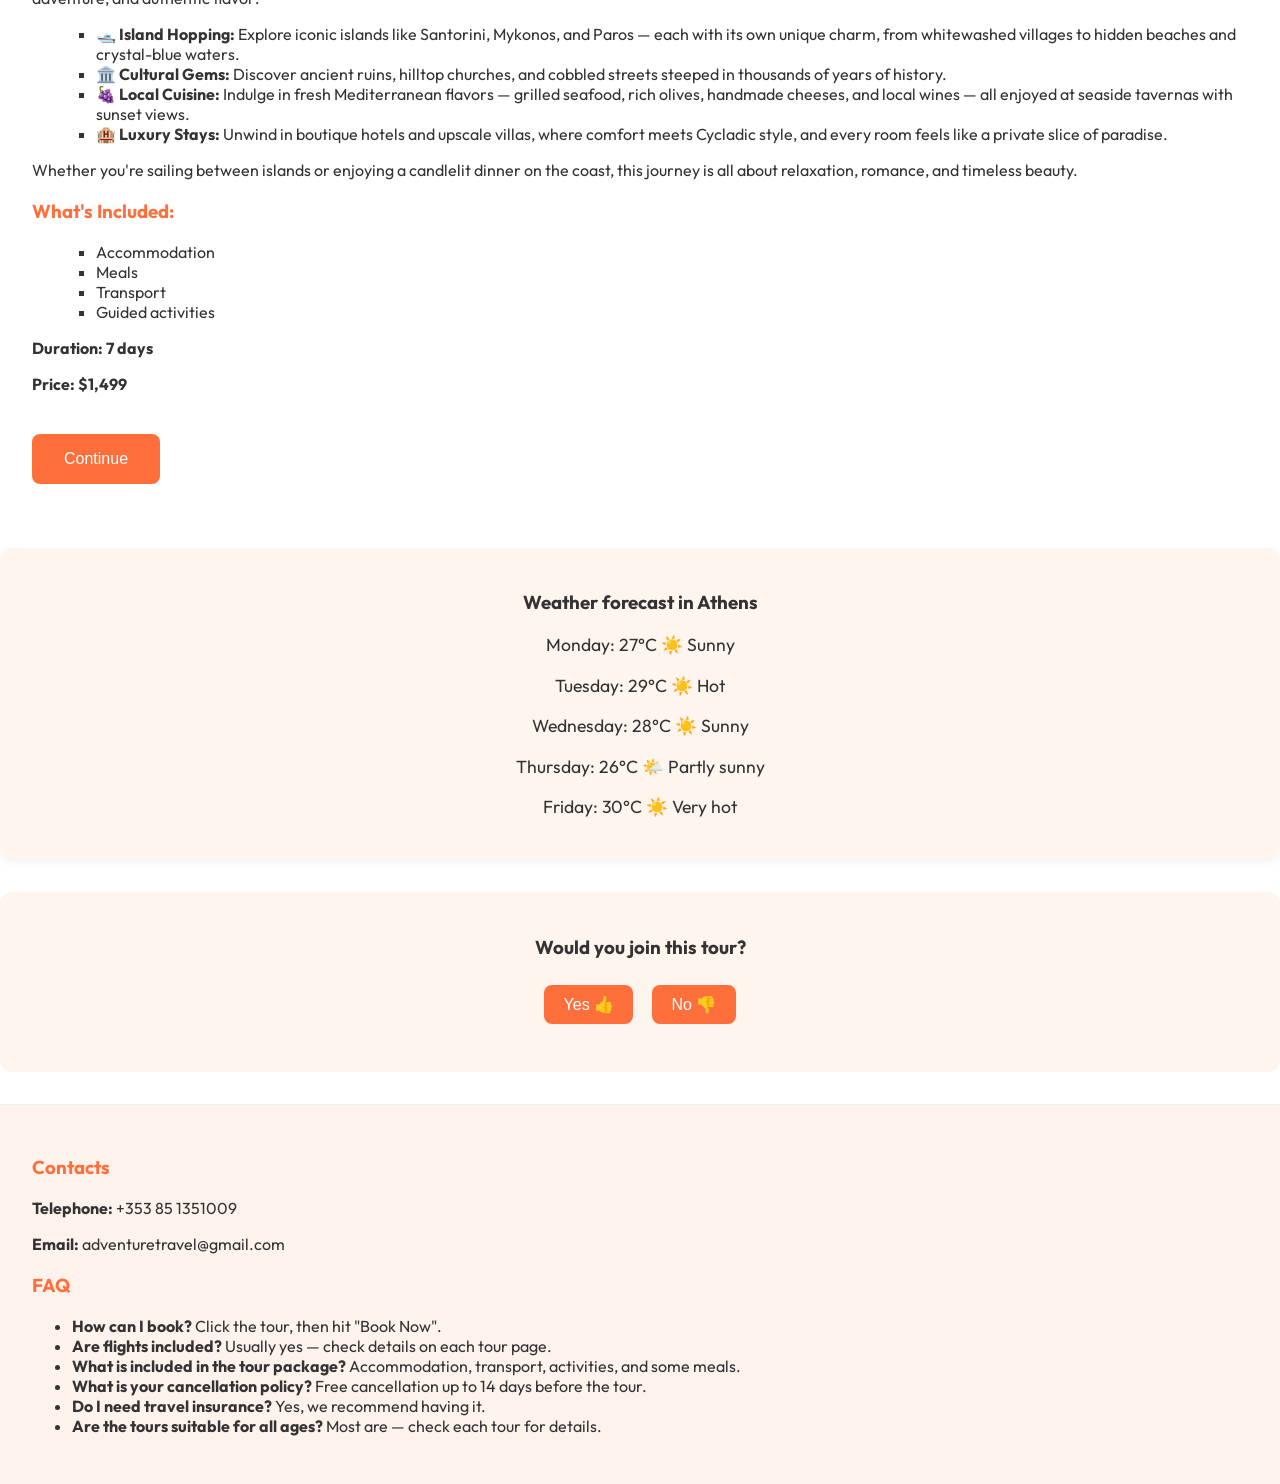
<file: html/tour5.html>
<!DOCTYPE html>
<html lang="en">
<head>
  <meta charset="UTF-8" />
  <title>Greek Islands Cruise</title>
  <link rel="stylesheet" href="../css/tour5.css"/>
</head>
<body>
  <header style="position: relative;">
    <a href="../index.html" class="back-button">
      <img src="../images/back_to_main_page.png" alt="Main Page" class="backimg"/>
    </a>
    <h1>Greek Islands Cruise</h1>
  </header>

  <main>
    <section class="banner">
      <img src="../images/greek_iselands_cruise2.jpg" class="image-container" alt="Greek Islands View 1" />
      <img src="../images/greek_iselands_cruise3.jpg" class="image-container" alt="Greek Islands View 2" />
      <img src="../images/greek_iselands_cruise4.jpg" class="image-container" alt="Greek Islands View 3" />
    </section>

    <section class="details">
      <h2>About the Tour</h2>
      <p>Set sail on a dreamy escape through the sun-drenched islands of Greece, where ancient myths meet modern luxury. This tour offers the perfect blend of elegance, adventure, and authentic flavor:</p>
      
      <ul>
        <li><strong>🛥️ Island Hopping:</strong> Explore iconic islands like Santorini, Mykonos, and Paros — each with its own unique charm, from whitewashed villages to hidden beaches and crystal-blue waters.</li>
        <li><strong>🏛️ Cultural Gems:</strong> Discover ancient ruins, hilltop churches, and cobbled streets steeped in thousands of years of history.</li>
        <li><strong>🍇 Local Cuisine:</strong> Indulge in fresh Mediterranean flavors — grilled seafood, rich olives, handmade cheeses, and local wines — all enjoyed at seaside tavernas with sunset views.</li>
        <li><strong>🏨 Luxury Stays:</strong> Unwind in boutique hotels and upscale villas, where comfort meets Cycladic style, and every room feels like a private slice of paradise.</li>
      </ul>

      <p>Whether you're sailing between islands or enjoying a candlelit dinner on the coast, this journey is all about relaxation, romance, and timeless beauty.</p>

      <h3>What's Included:</h3>
      <ul>
        <li>Accommodation</li>
        <li>Meals</li>
        <li>Transport</li>
        <li>Guided activities</li>
      </ul>

      <p class="info"><strong>Duration:</strong> 7 days</p>
      <p class="info"><strong>Price:</strong> $1,499</p>

      <button onclick="window.location.href='paymentpage.html?price=1499'" class="book-btn">Continue</button>
    </section>
  </main>

  <section id="weather-widget">
    <h3>Weather forecast in Athens</h3>
    <div id="weather-info">
      <p>Loading forecast...</p>
    </div>
  </section>

  <section id="vote-section">
    <h3>Would you join this tour?</h3>
    <button onclick="vote('yes')">Yes 👍</button>
    <button onclick="vote('no')">No 👎</button>
    <div id="vote-results" style="margin-top: 1rem;"></div>
  </section>  

  <footer>
    <h3>Contacts</h3>
    <p><strong>Telephone:</strong> +353 85 1351009</p>
    <p><strong>Email:</strong> adventuretravel@gmail.com</p>
    
    <h3>FAQ</h3>
    <ul>
      <li><strong>How can I book?</strong> Click the tour, then hit "Book Now".</li>
      <li><strong>Are flights included?</strong> Usually yes — check details on each tour page.</li>
      <li><strong>What is included in the tour package?</strong> Accommodation, transport, activities, and some meals.</li>
      <li><strong>What is your cancellation policy?</strong> Free cancellation up to 14 days before the tour.</li>
      <li><strong>Do I need travel insurance?</strong> Yes, we recommend having it.</li>
      <li><strong>Are the tours suitable for all ages?</strong> Most are — check each tour for details.</li>
    </ul>
  </footer>

  <script src="../js/tour5.js"></script>
</body>
</html>
</file>
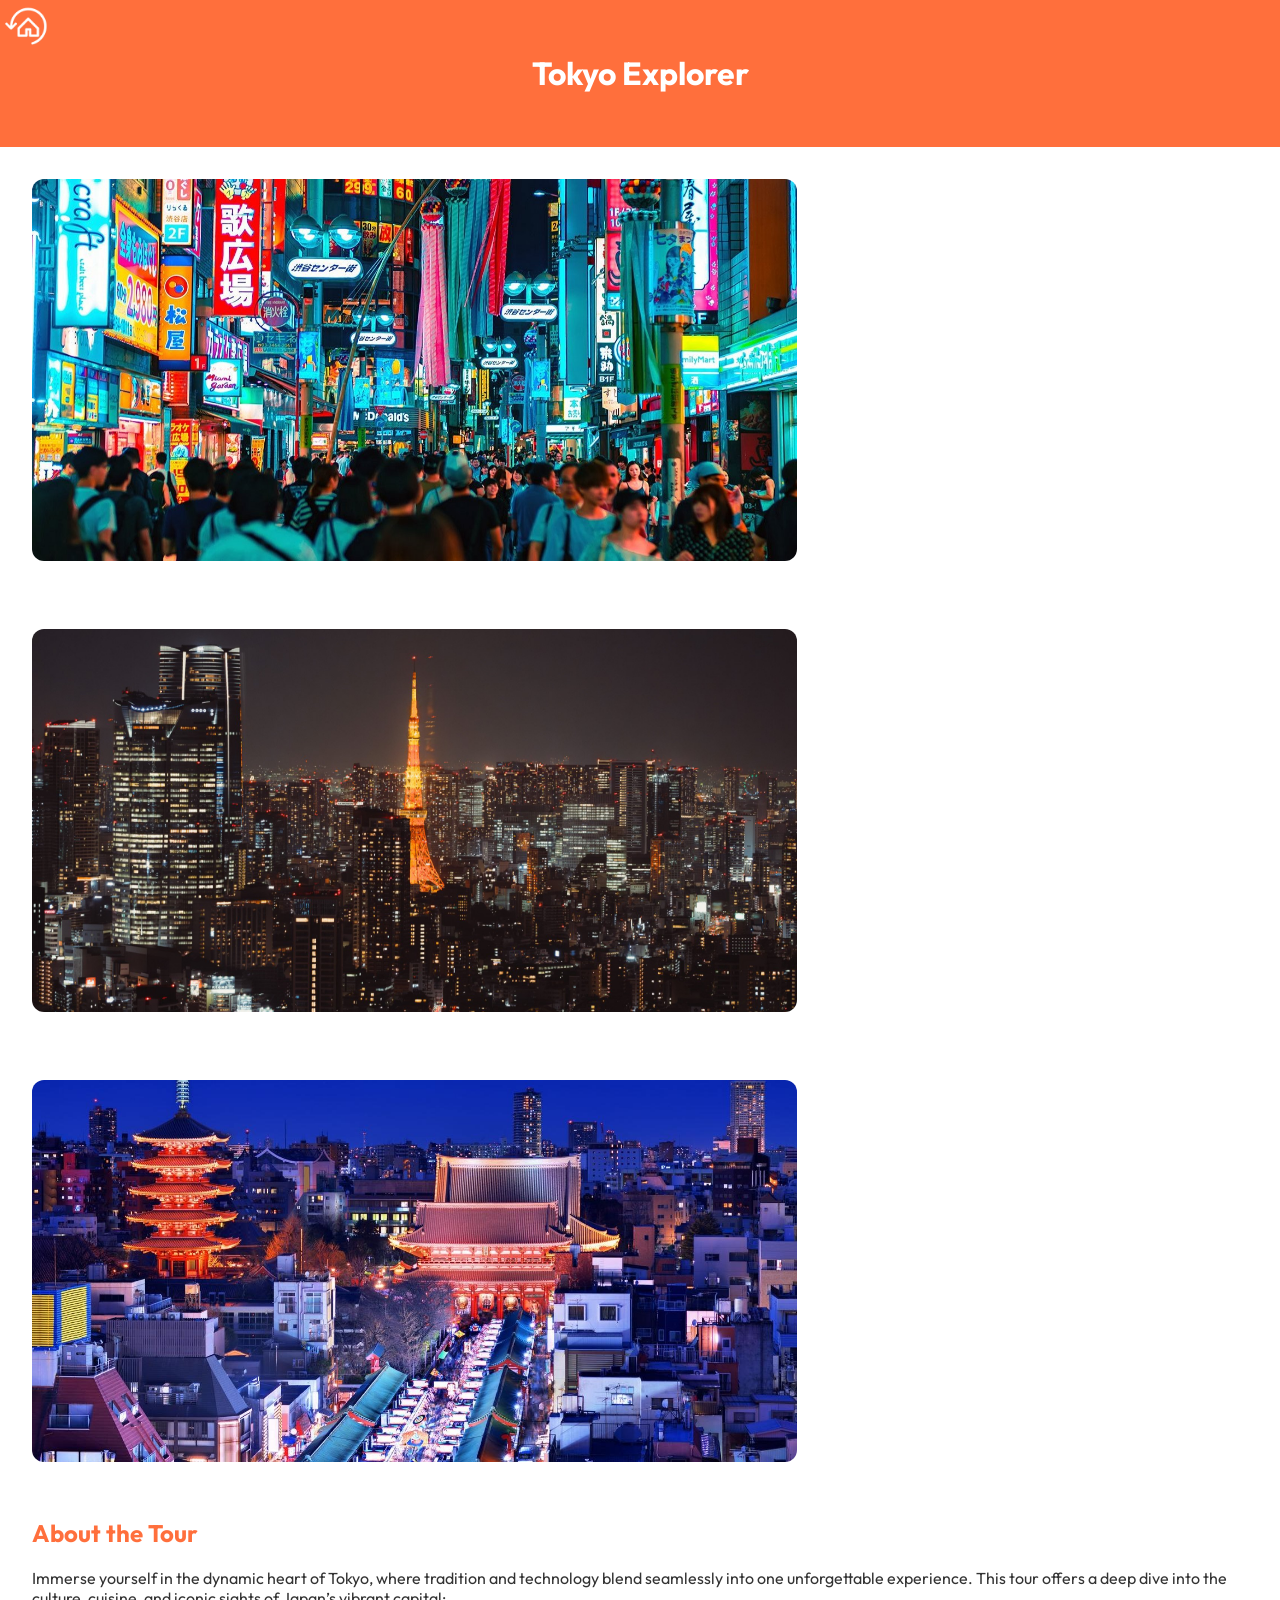
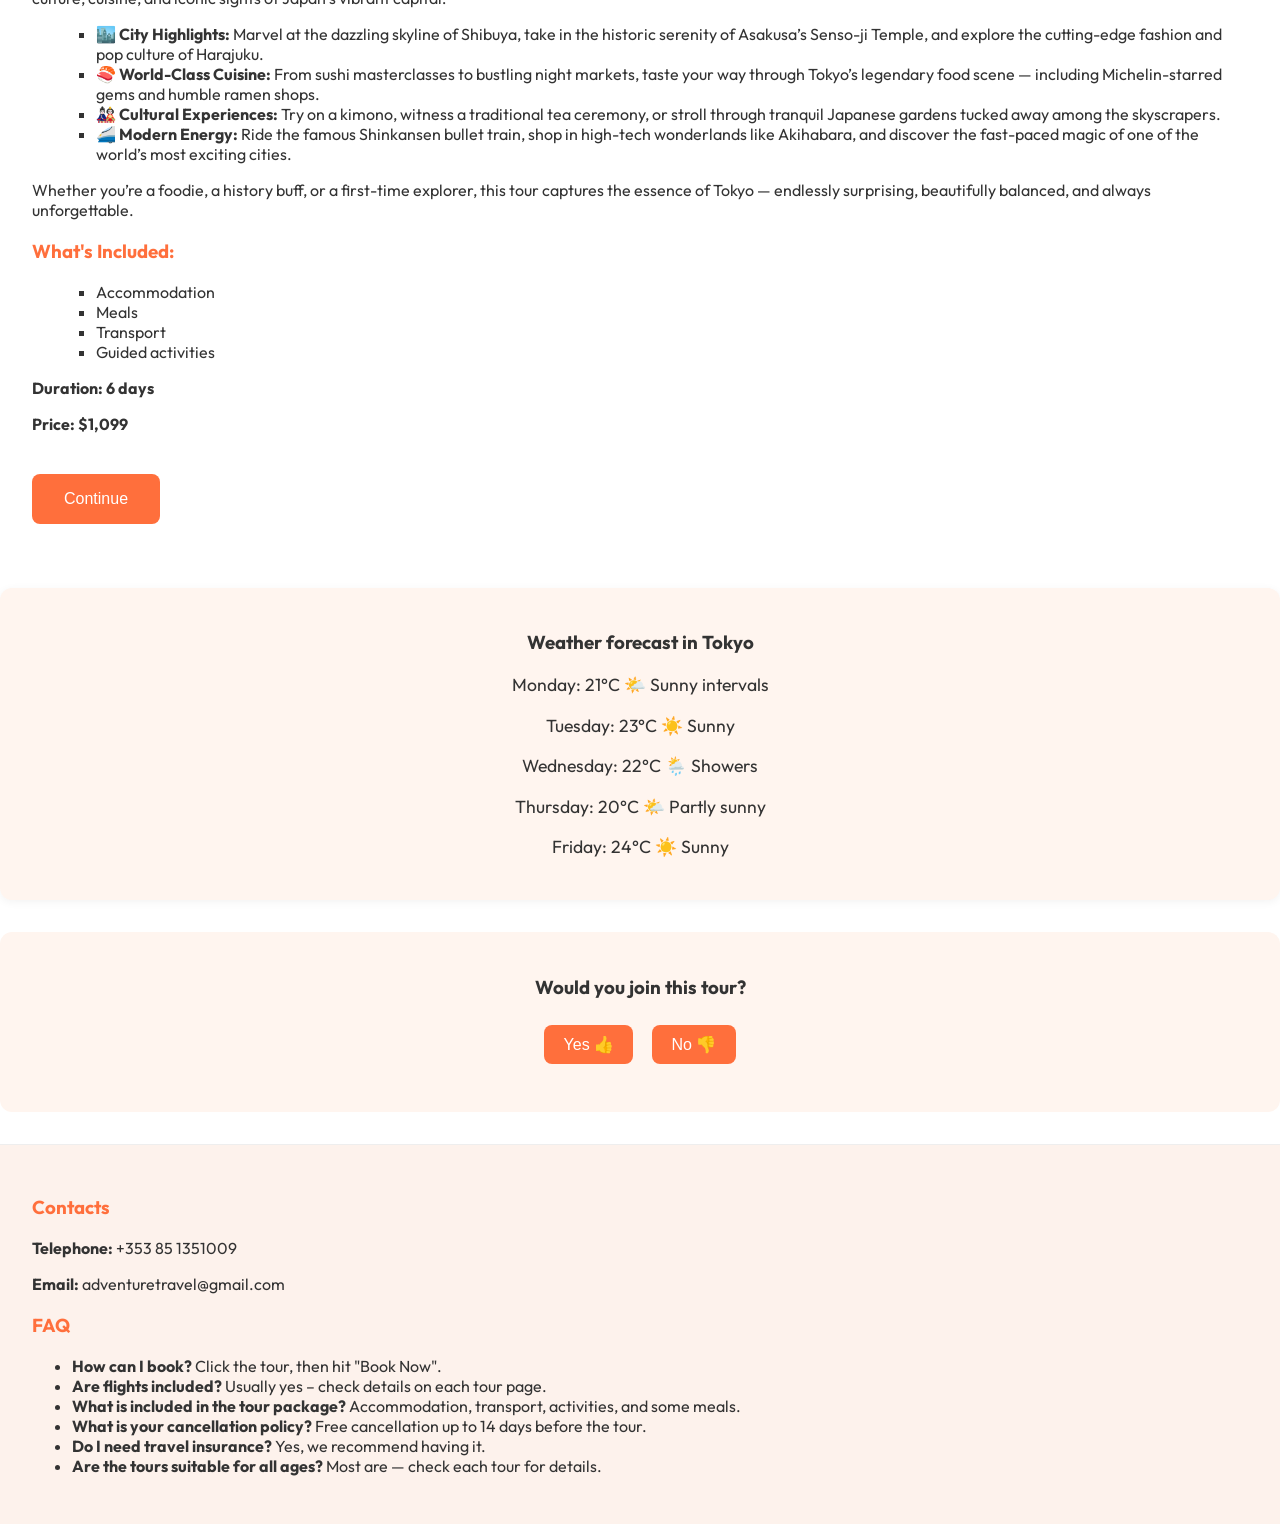
<file: html/tour6.html>
<!DOCTYPE html>
<html lang="en">
<head>
  <meta charset="UTF-8" />
  <title>Tokyo Explorer</title>
  <link rel="stylesheet" href="../css/tour6.css"/>
</head>
<body>
  <header style="position: relative;">
    <a href="../index.html" class="back-button">
        <img src="../images/back_to_main_page.png" alt="Home" class="backimg"/>
    </a>
    <h1>Tokyo Explorer</h1>
  </header>

  <main>
    <section class="banner">
      <img src="../images/tokyo_explorer2.jpg" class="image-container" alt="Tokyo Street View">
      <img src="../images/tokyo_explorer3.jpg" class="image-container" alt="Senso-ji Temple">
      <img src="../images/tokyo_explorer4.jpg" class="image-container" alt="Modern Tokyo Skyline">
    </section>

    <section class="details">
      <h2>About the Tour</h2>
      <p>Immerse yourself in the dynamic heart of Tokyo, where tradition and technology blend seamlessly into one unforgettable experience. This tour offers a deep dive into the culture, cuisine, and iconic sights of Japan’s vibrant capital:</p>

      <ul>
        <li><strong>🏙️ City Highlights:</strong> Marvel at the dazzling skyline of Shibuya, take in the historic serenity of Asakusa’s Senso-ji Temple, and explore the cutting-edge fashion and pop culture of Harajuku.</li>
        <li><strong>🍣 World-Class Cuisine:</strong> From sushi masterclasses to bustling night markets, taste your way through Tokyo’s legendary food scene — including Michelin-starred gems and humble ramen shops.</li>
        <li><strong>🎎 Cultural Experiences:</strong> Try on a kimono, witness a traditional tea ceremony, or stroll through tranquil Japanese gardens tucked away among the skyscrapers.</li>
        <li><strong>🚄 Modern Energy:</strong> Ride the famous Shinkansen bullet train, shop in high-tech wonderlands like Akihabara, and discover the fast-paced magic of one of the world’s most exciting cities.</li>
      </ul>

      <p>Whether you’re a foodie, a history buff, or a first-time explorer, this tour captures the essence of Tokyo — endlessly surprising, beautifully balanced, and always unforgettable.</p>

      <h3>What's Included:</h3>
      <ul>
        <li>Accommodation</li>
        <li>Meals</li>
        <li>Transport</li>
        <li>Guided activities</li>
      </ul>

      <p class="info"><strong>Duration:</strong> 6 days</p>
      <p class="info"><strong>Price:</strong> $1,099</p>

      <button onclick="window.location.href='paymentpage.html?price=1099'" class="book-btn">Continue</button>
    </section>
  </main>

  <section id="weather-widget">
    <h3>Weather forecast in Tokyo</h3>
    <div id="weather-info">
      <p>Loading forecast...</p>
    </div>
  </section>

  <section id="vote-section">
    <h3>Would you join this tour?</h3>
    <button onclick="vote('yes')">Yes 👍</button>
    <button onclick="vote('no')">No 👎</button>
    <div id="vote-results" style="margin-top: 1rem;"></div>
  </section>  

  <footer>
    <h3>Contacts</h3>
    <p><strong>Telephone:</strong> +353 85 1351009</p>
    <p><strong>Email:</strong> adventuretravel@gmail.com</p>

    <h3>FAQ</h3>
    <ul>
      <li><strong>How can I book?</strong> Click the tour, then hit "Book Now".</li>
      <li><strong>Are flights included?</strong> Usually yes – check details on each tour page.</li>
      <li><strong>What is included in the tour package?</strong> Accommodation, transport, activities, and some meals.</li>
      <li><strong>What is your cancellation policy?</strong> Free cancellation up to 14 days before the tour.</li>
      <li><strong>Do I need travel insurance?</strong> Yes, we recommend having it.</li>
      <li><strong>Are the tours suitable for all ages?</strong> Most are — check each tour for details.</li>
    </ul>
  </footer>

  <script src="../js/tour6.js"></script>
</body>
</html>
</file>
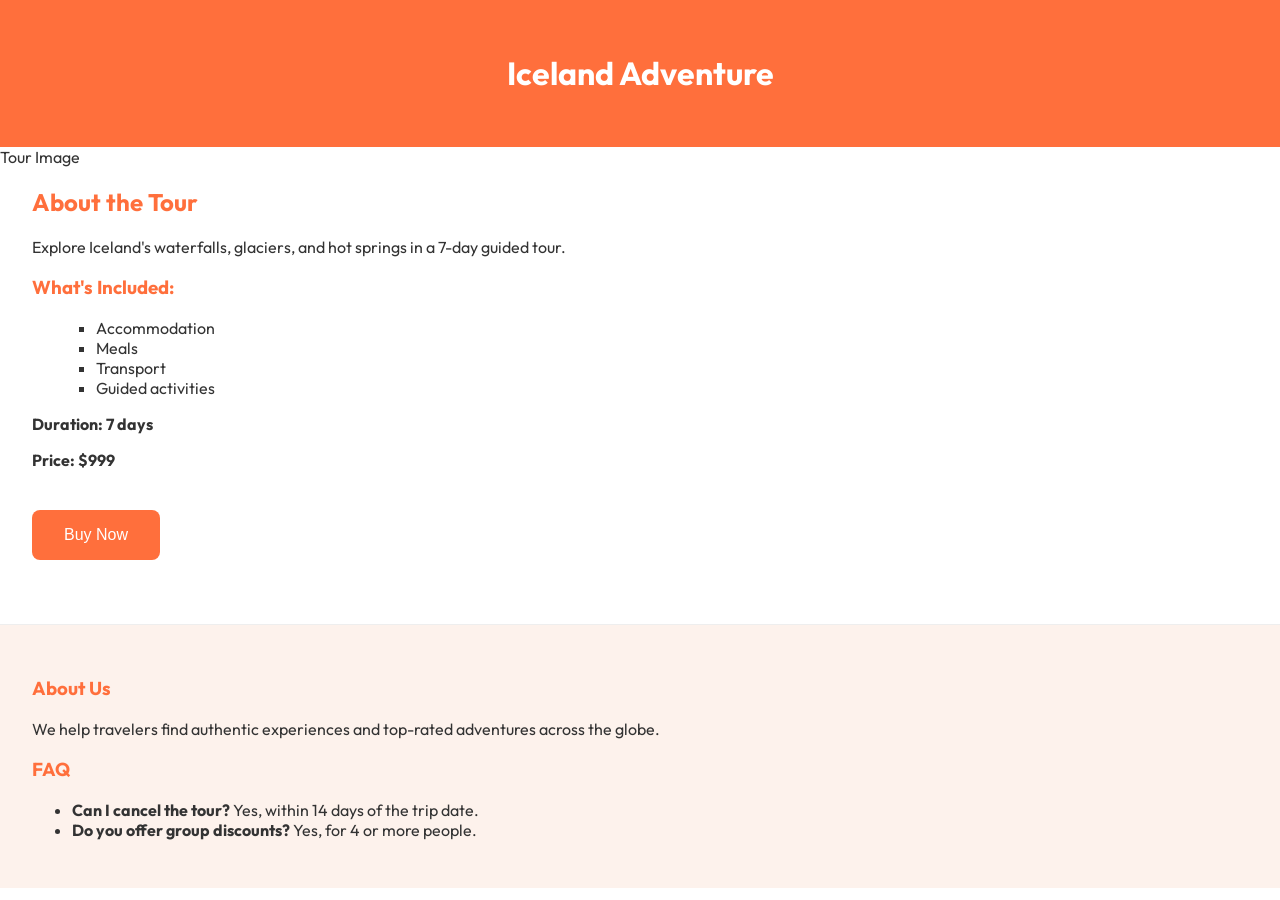
<file: tours/tour1.html>
<!DOCTYPE html>
<html lang="en">
<head>
  <meta charset="UTF-8" />
  <meta name="viewport" content="width=device-width, initial-scale=1.0"/>
  <title>Iceland Adventure</title>
  <link rel="stylesheet" href="../css/tour1.css"/>
</head>
<body>
  <header>
    <h1>Iceland Adventure</h1>
  </header>

  <main>
    <section class="banner">
      <div class="image-placeholder">Tour Image</div>
    </section>

    <section class="details">
      <h2>About the Tour</h2>
      <p>Explore Iceland's waterfalls, glaciers, and hot springs in a 7-day guided tour.</p>

      <h3>What's Included:</h3>
      <ul>
        <li>Accommodation</li>
        <li>Meals</li>
        <li>Transport</li>
        <li>Guided activities</li>
      </ul>

      <p class="info"><strong>Duration:</strong> 7 days</p>
      <p class="info"><strong>Price:</strong> $999</p>

      <button class="book-btn" onclick="showNotAvailable()">Buy Now</button>
      <p id="region-warning" style="display:none; color:red; margin-top:10px;">Not available in your region</p>
    </section>
  </main>

  <footer>
    <h3>About Us</h3>
    <p>We help travelers find authentic experiences and top-rated adventures across the globe.</p>

    <h3>FAQ</h3>
    <ul>
      <li><strong>Can I cancel the tour?</strong> Yes, within 14 days of the trip date.</li>
      <li><strong>Do you offer group discounts?</strong> Yes, for 4 or more people.</li>
    </ul>
  </footer>

  <script src="../js/tour1.js"></script>
</body>
</html>
</file>
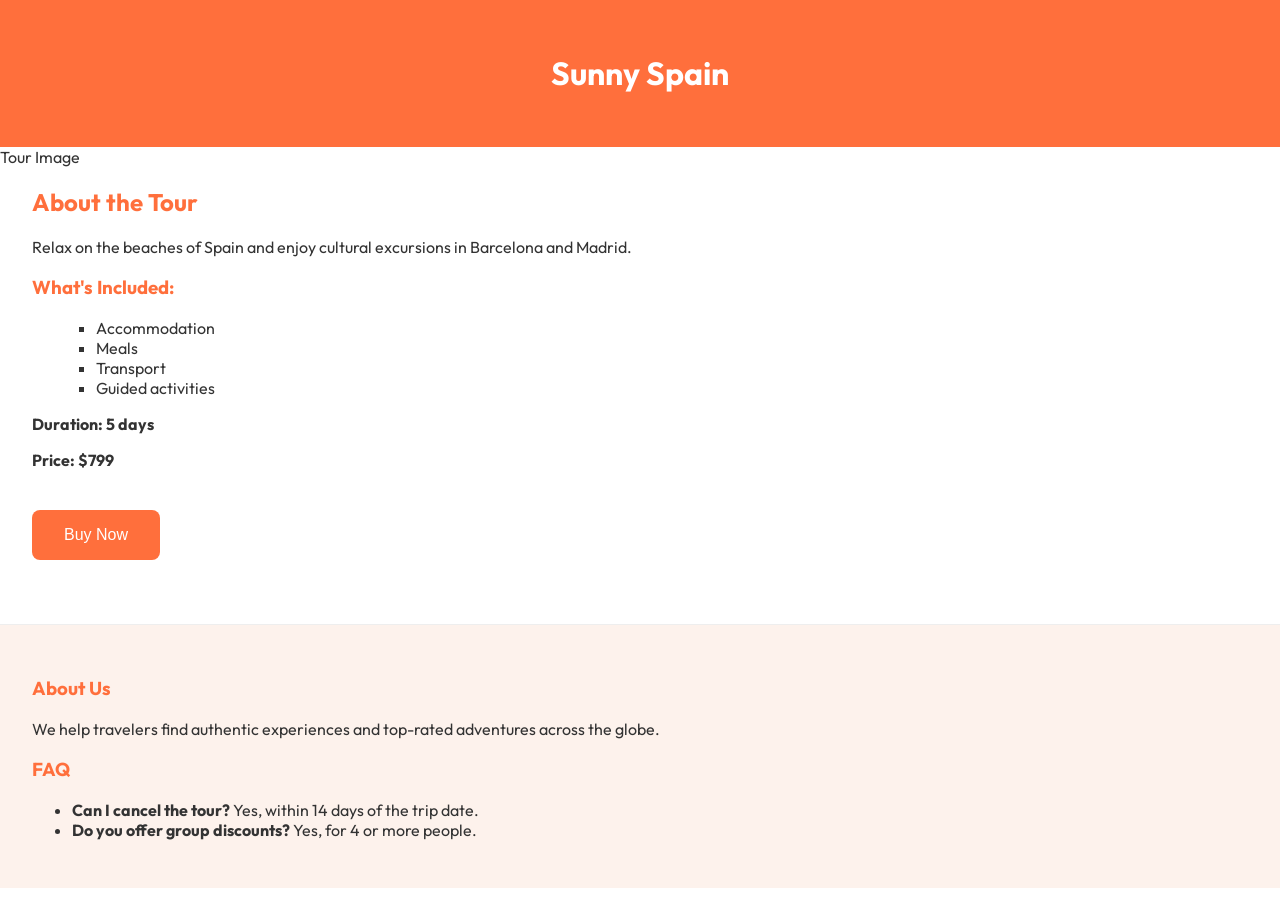
<file: tours/tour2.html>
<!DOCTYPE html>
<html lang="en">
<head>
  <meta charset="UTF-8" />
  <meta name="viewport" content="width=device-width, initial-scale=1.0"/>
  <title>Sunny Spain</title>
  <link rel="stylesheet" href="../css/tour2.css"/>
</head>
<body>
  <header>
    <h1>Sunny Spain</h1>
  </header>

  <main>
    <section class="banner">
      <div class="image-placeholder">Tour Image</div>
    </section>

    <section class="details">
      <h2>About the Tour</h2>
      <p>Relax on the beaches of Spain and enjoy cultural excursions in Barcelona and Madrid.</p>

      <h3>What's Included:</h3>
      <ul>
        <li>Accommodation</li>
        <li>Meals</li>
        <li>Transport</li>
        <li>Guided activities</li>
      </ul>

      <p class="info"><strong>Duration:</strong> 5 days</p>
      <p class="info"><strong>Price:</strong> $799</p>

      <button class="book-btn" onclick="showNotAvailable()">Buy Now</button>
      <p id="region-warning" style="display:none; color:red; margin-top:10px;">Not available in your region</p>
    </section>
  </main>

  <footer>
    <h3>About Us</h3>
    <p>We help travelers find authentic experiences and top-rated adventures across the globe.</p>

    <h3>FAQ</h3>
    <ul>
      <li><strong>Can I cancel the tour?</strong> Yes, within 14 days of the trip date.</li>
      <li><strong>Do you offer group discounts?</strong> Yes, for 4 or more people.</li>
    </ul>
  </footer>

  <script src="../js/tour2.js"></script>
</body>
</html>
</file>
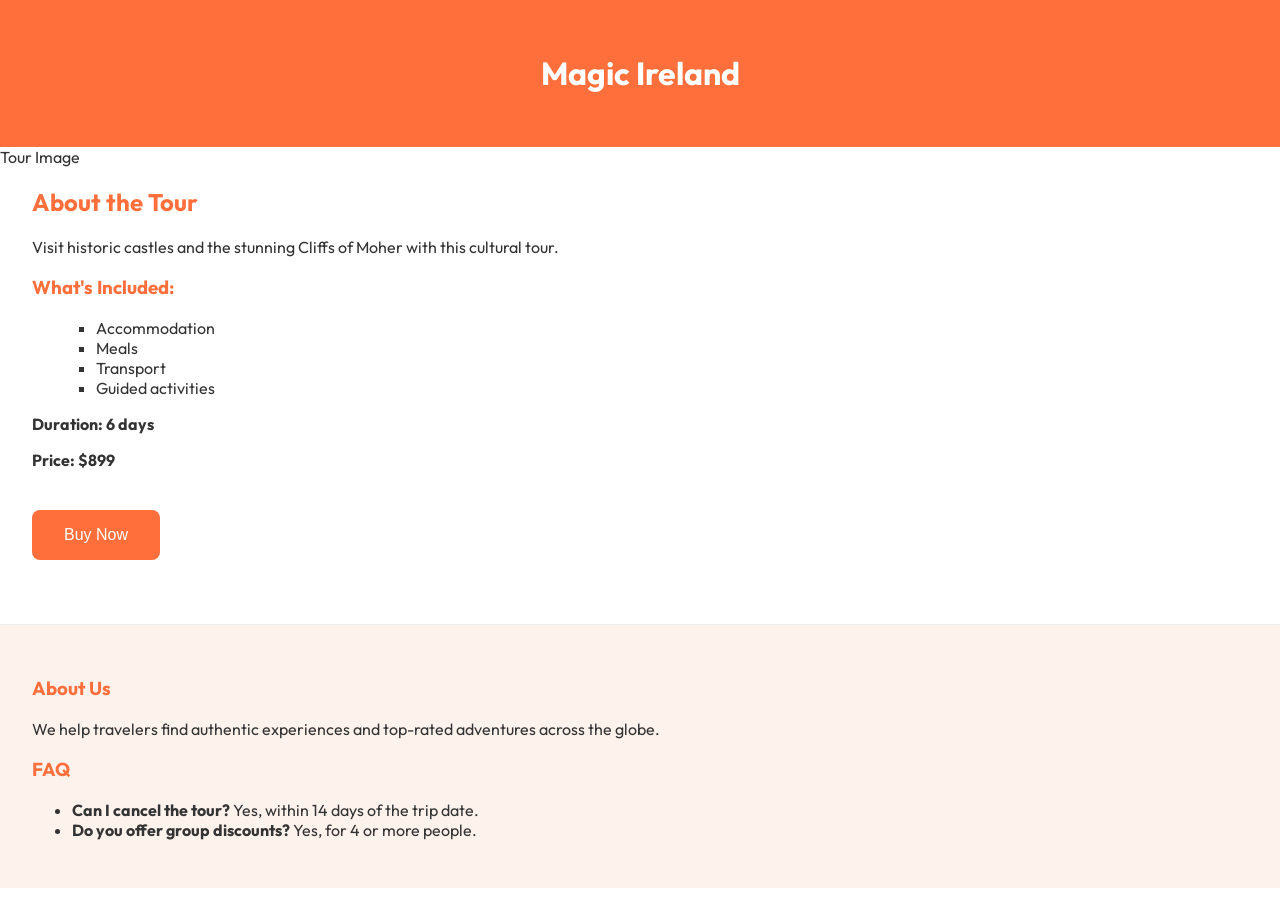
<file: tours/tour3.html>
<!DOCTYPE html>
<html lang="en">
<head>
  <meta charset="UTF-8" />
  <meta name="viewport" content="width=device-width, initial-scale=1.0"/>
  <title>Magic Ireland</title>
  <link rel="stylesheet" href="../css/tour3.css"/>
</head>
<body>
  <header>
    <h1>Magic Ireland</h1>
  </header>

  <main>
    <section class="banner">
      <div class="image-placeholder">Tour Image</div>
    </section>

    <section class="details">
      <h2>About the Tour</h2>
      <p>Visit historic castles and the stunning Cliffs of Moher with this cultural tour.</p>

      <h3>What's Included:</h3>
      <ul>
        <li>Accommodation</li>
        <li>Meals</li>
        <li>Transport</li>
        <li>Guided activities</li>
      </ul>

      <p class="info"><strong>Duration:</strong> 6 days</p>
      <p class="info"><strong>Price:</strong> $899</p>

      <button class="book-btn" onclick="showNotAvailable()">Buy Now</button>
      <p id="region-warning" style="display:none; color:red; margin-top:10px;">Not available in your region</p>
    </section>
  </main>

  <footer>
    <h3>About Us</h3>
    <p>We help travelers find authentic experiences and top-rated adventures across the globe.</p>

    <h3>FAQ</h3>
    <ul>
      <li><strong>Can I cancel the tour?</strong> Yes, within 14 days of the trip date.</li>
      <li><strong>Do you offer group discounts?</strong> Yes, for 4 or more people.</li>
    </ul>
  </footer>

  <script src="../js/tour3.js"></script>
</body>
</html>
</file>
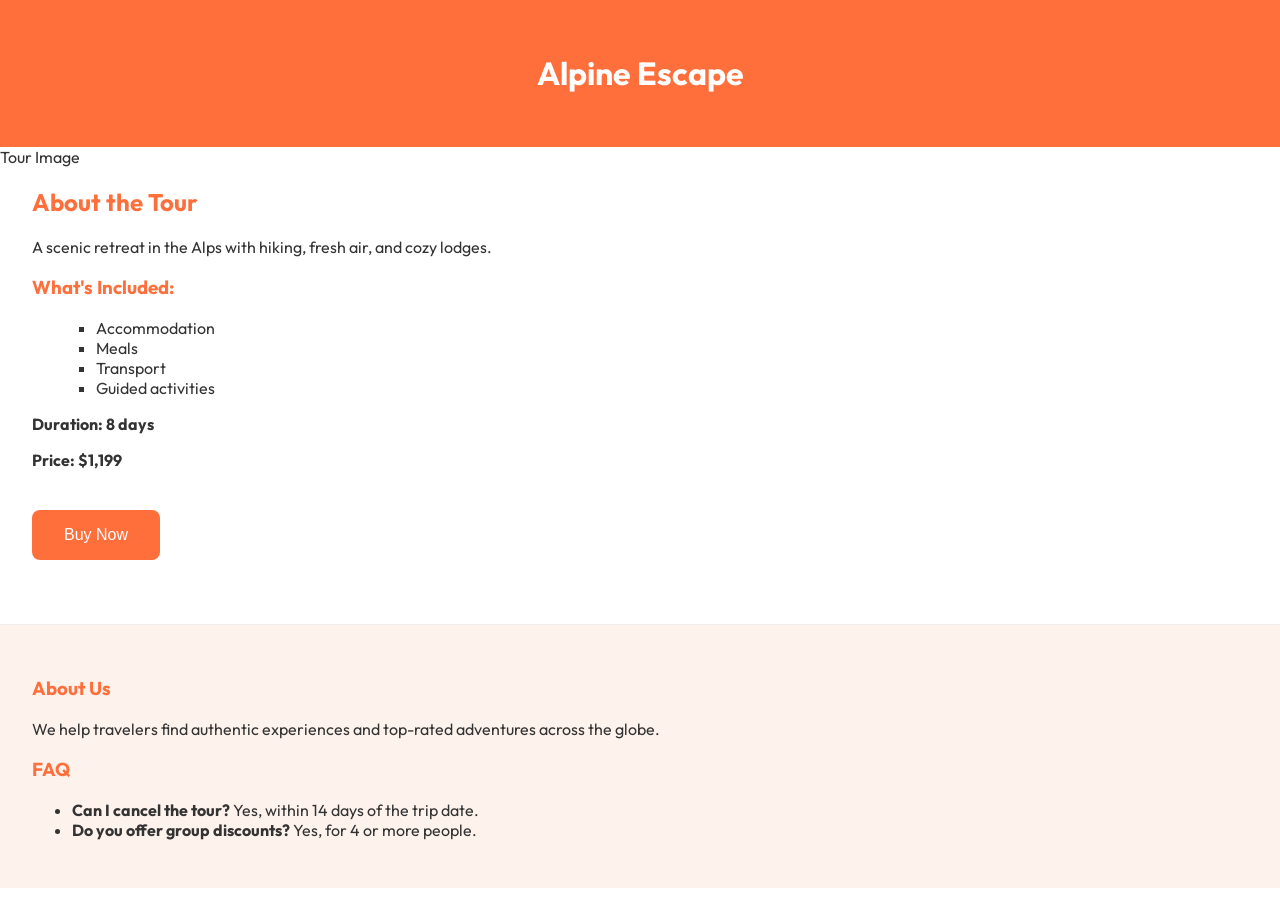
<file: tours/tour4.html>
<!DOCTYPE html>
<html lang="en">
<head>
  <meta charset="UTF-8" />
  <meta name="viewport" content="width=device-width, initial-scale=1.0"/>
  <title>Alpine Escape</title>
  <link rel="stylesheet" href="../css/tour4.css"/>
</head>
<body>
  <header>
    <h1>Alpine Escape</h1>
  </header>

  <main>
    <section class="banner">
      <div class="image-placeholder">Tour Image</div>
    </section>

    <section class="details">
      <h2>About the Tour</h2>
      <p>A scenic retreat in the Alps with hiking, fresh air, and cozy lodges.</p>

      <h3>What's Included:</h3>
      <ul>
        <li>Accommodation</li>
        <li>Meals</li>
        <li>Transport</li>
        <li>Guided activities</li>
      </ul>

      <p class="info"><strong>Duration:</strong> 8 days</p>
      <p class="info"><strong>Price:</strong> $1,199</p>

      <button class="book-btn" onclick="showNotAvailable()">Buy Now</button>
      <p id="region-warning" style="display:none; color:red; margin-top:10px;">Not available in your region</p>
    </section>
  </main>

  <footer>
    <h3>About Us</h3>
    <p>We help travelers find authentic experiences and top-rated adventures across the globe.</p>

    <h3>FAQ</h3>
    <ul>
      <li><strong>Can I cancel the tour?</strong> Yes, within 14 days of the trip date.</li>
      <li><strong>Do you offer group discounts?</strong> Yes, for 4 or more people.</li>
    </ul>
  </footer>

  <script src="../js/tour4.js"></script>
</body>
</html>
</file>
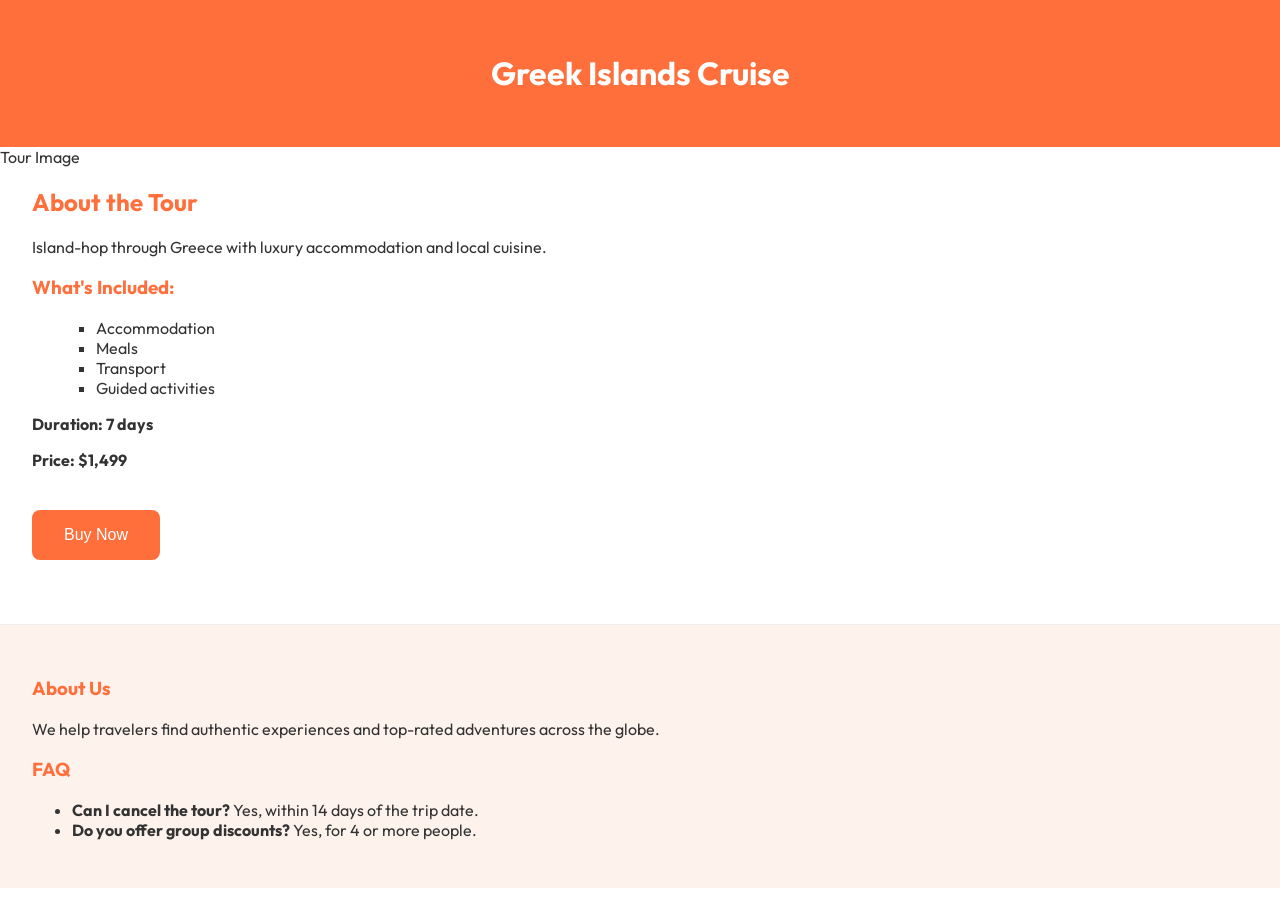
<file: tours/tour5.html>
<!DOCTYPE html>
<html lang="en">
<head>
  <meta charset="UTF-8" />
  <meta name="viewport" content="width=device-width, initial-scale=1.0"/>
  <title>Greek Islands Cruise</title>
  <link rel="stylesheet" href="../css/tour5.css"/>
</head>
<body>
  <header>
    <h1>Greek Islands Cruise</h1>
  </header>

  <main>
    <section class="banner">
      <div class="image-placeholder">Tour Image</div>
    </section>

    <section class="details">
      <h2>About the Tour</h2>
      <p>Island-hop through Greece with luxury accommodation and local cuisine.</p>

      <h3>What's Included:</h3>
      <ul>
        <li>Accommodation</li>
        <li>Meals</li>
        <li>Transport</li>
        <li>Guided activities</li>
      </ul>

      <p class="info"><strong>Duration:</strong> 7 days</p>
      <p class="info"><strong>Price:</strong> $1,499</p>

      <button class="book-btn" onclick="showNotAvailable()">Buy Now</button>
      <p id="region-warning" style="display:none; color:red; margin-top:10px;">Not available in your region</p>
    </section>
  </main>

  <footer>
    <h3>About Us</h3>
    <p>We help travelers find authentic experiences and top-rated adventures across the globe.</p>

    <h3>FAQ</h3>
    <ul>
      <li><strong>Can I cancel the tour?</strong> Yes, within 14 days of the trip date.</li>
      <li><strong>Do you offer group discounts?</strong> Yes, for 4 or more people.</li>
    </ul>
  </footer>

  <script src="../js/tour5.js"></script>
</body>
</html>
</file>
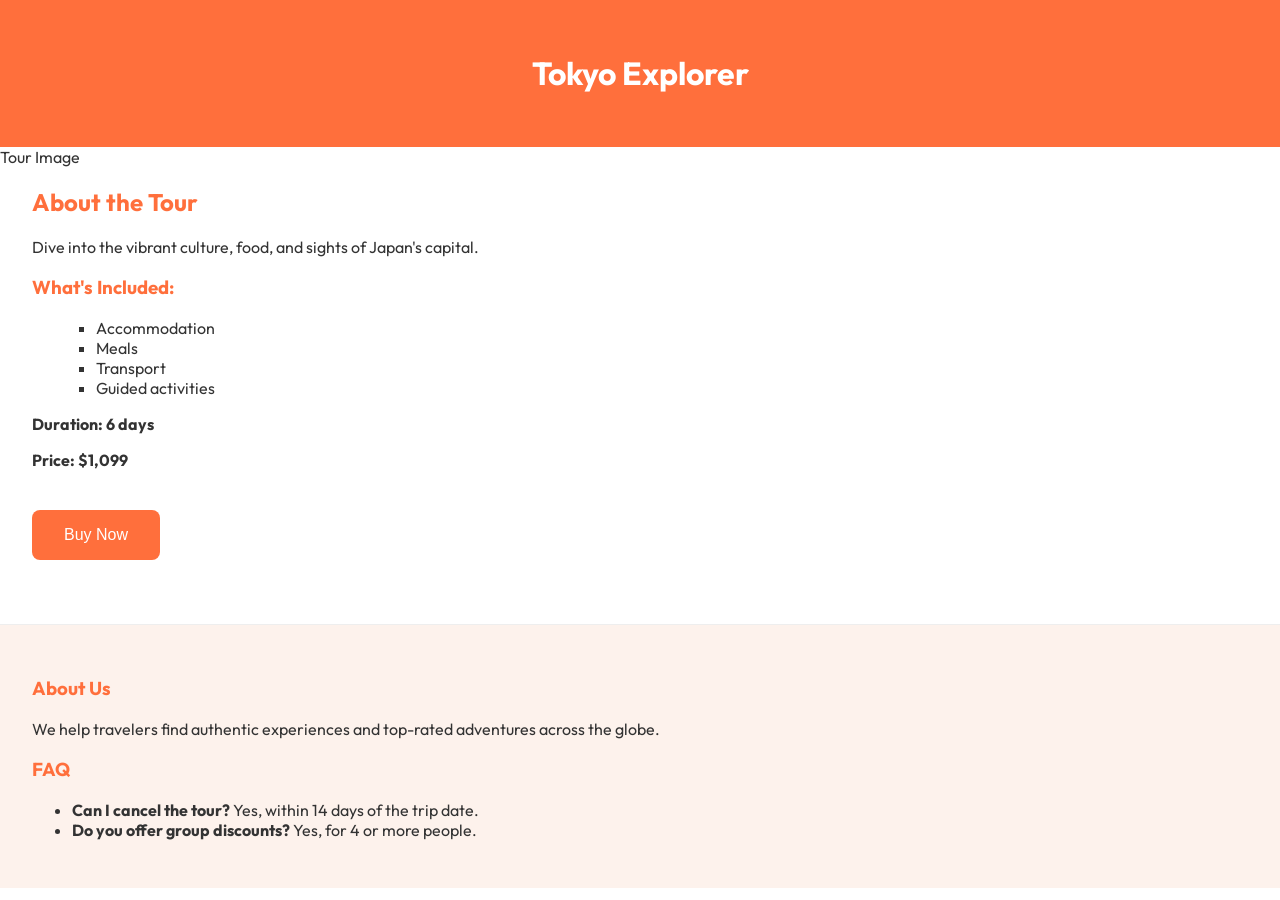
<file: tours/tour6.html>
<!DOCTYPE html>
<html lang="en">
<head>
  <meta charset="UTF-8" />
  <meta name="viewport" content="width=device-width, initial-scale=1.0"/>
  <title>Tokyo Explorer</title>
  <link rel="stylesheet" href="../css/tour6.css"/>
</head>
<body>
  <header>
    <h1>Tokyo Explorer</h1>
  </header>

  <main>
    <section class="banner">
      <div class="image-placeholder">Tour Image</div>
    </section>

    <section class="details">
      <h2>About the Tour</h2>
      <p>Dive into the vibrant culture, food, and sights of Japan's capital.</p>

      <h3>What's Included:</h3>
      <ul>
        <li>Accommodation</li>
        <li>Meals</li>
        <li>Transport</li>
        <li>Guided activities</li>
      </ul>

      <p class="info"><strong>Duration:</strong> 6 days</p>
      <p class="info"><strong>Price:</strong> $1,099</p>

      <button class="book-btn" onclick="showNotAvailable()">Buy Now</button>
      <p id="region-warning" style="display:none; color:red; margin-top:10px;">Not available in your region</p>
    </section>
  </main>

  <footer>
    <h3>About Us</h3>
    <p>We help travelers find authentic experiences and top-rated adventures across the globe.</p>

    <h3>FAQ</h3>
    <ul>
      <li><strong>Can I cancel the tour?</strong> Yes, within 14 days of the trip date.</li>
      <li><strong>Do you offer group discounts?</strong> Yes, for 4 or more people.</li>
    </ul>
  </footer>

  <script src="../js/tour6.js"></script>
</body>
</html>
</file>
<file: css/index.css>
/* WHOLE FILE WAS CREATED BY ARTUR KONDRATIUK */
@import url('https://fonts.googleapis.com/css2?family=Outfit:wght@100..900&display=swap'); 
/* Imports the "Outfit" font from Google Fonts, with weight variations from 100 to 900 */
html {
  font-family: "Outfit", sans-serif; /* Sets the default font for the document */
  font-optical-sizing: auto; /* Enables automatic adjustment of font size based on font properties */
  font-style: normal; /* Sets a normal font style */
}

body {
  margin: 0; /* Removes default body margin */
  background: #fff; /* Sets a white background */
  color: #333; /* Sets a dark gray text color */
}

header {
  background-color: #ff6f3c; /* Sets a bright orange background color for header */
  color: white; /* Sets text color to white */
  text-align: center; /* Centers text within the header */
}

.header {
  display: flex; /* Enables flexbox layout */
  flex-direction: column; /* Arranges items vertically */
  align-items: center; /* Centers items horizontally */
  text-align: center; /* Centers text content */
}

.logo {
  height: 150px; /* Sets the height of the logo */
  width: auto; /* Keeps the aspect ratio of the logo */
}

.logo:hover {
  transform: scale(1.2); /* Enlarges the logo slightly on hover */
  transition: transform 0.2s ease, box-shadow 0.2s ease; /* Smooth animation for scaling and shadow */
}

.tour-grid {
  display: grid; /* Enables grid layout for the tour cards */
  grid-template-columns: repeat(3, 1fr); /* Creates a 3-column layout */
  gap: 1rem 1.2rem; /* Adds spacing between rows and columns */
  max-width: 1200px; /* Limits the grid width */
  margin: 0 auto; /* Centers the grid horizontally */
  padding: 1.5rem 1rem; /* Adds padding around the grid */
}

.tour-card {
  width: 100%; /* Makes the card responsive to its container */
  max-width: 320px; /* Sets a maximum width for the card */
  padding: 0.8rem; /* Adds padding inside the card */
  border-radius: 10px; /* Rounds the corners of the card */
  background: #fff7f3; /* Sets a light peach background color */
  text-decoration: none; /* Removes underline from links */
  color: #333; /* Sets text color to dark gray */
  box-shadow: 0 1px 4px rgba(0, 0, 0, 0.08); /* Adds a subtle shadow for depth */
  transition: transform 0.4s ease, box-shadow 0.2s ease; /* Smooth animation for scaling and shadow */
}

.tour-card:hover {
  transform: scale(1.025); /* Slightly enlarges the card on hover */
  box-shadow: 0 4px 12px rgba(0, 0, 0, 0.12); /* Enhances shadow for a hovering effect */
}

.tour-card img {
  width: 100%; /* Makes the image responsive to its container */
  height: 160px; /* Sets a fixed height */
  object-fit: cover; /* Ensures the image covers the area without distortion */
  border-radius: 8px; /* Rounds the corners of the image */
}

img {
  width: 100%; /* Ensures images are fully responsive */
  height: auto; /* Maintains the aspect ratio */
  border-radius: 8px; /* Rounds the corners */
  margin-bottom: 1rem; /* Adds space below images */
  object-fit: cover; /* Prevents distortion */
}

span {
  color: red; /* Sets text color to red */
  text-decoration: underline; /* Underlines the text */
}

footer {
  background: #fdf2ec; /* Sets a light cream background color */
  padding: 2rem; /* Adds padding inside the footer */
}

footer h3 {
  color: #ff6f3c; /* Sets a bright orange color for footer headings */
}
</file>
<file: css/aboutus.css>
/* WHOLE FILE WAS CREATED BY ARTUR KONDRATIUK */
@import url('https://fonts.googleapis.com/css2?family=Outfit:wght@100..900&display=swap');
/* Importing the "Outfit" font from Google Fonts with various weights */

html {
  font-family: "Outfit", sans-serif; /* Setting the font for the entire document */
  font-optical-sizing: auto; /* Automatically adjusts font rendering for optical sizing */
  font-style: normal; /* Ensures the font style is normal */
}

body {
  margin: 0; /* Removes default browser margin */
  background: #fff; /* Sets the background color to white */
  color: #333; /* Sets the text color to dark gray for readability */
}

header {
  background-color: #ff6f3c; /* Sets the header background color to orange */
  color: white; /* Sets the text color in the header to white */
  text-align: center; /* Centers text horizontally */
}

.header {
  display: flex; /* Enables flexbox layout */
  flex-direction: column; /* Stacks elements vertically */
  align-items: center; /* Centers items horizontally */
  text-align: center; /* Centers text within elements */
}

.logo {
  height: 150px; /* Sets the height of the logo */
  width: auto; /* Maintains aspect ratio */
  transition: transform 0.2s ease, box-shadow 0.2s ease; /* Smooth transition for scaling and shadow effects */
}

.logo:hover {
  transform: scale(1.2); /* Enlarges the logo on hover */
}

.back-button {
  position: absolute; /* Positions the back button relative to the viewport */
  top: 5px; /* Positions it 5px from the top */
  left: 5px; /* Positions it 5px from the left */
  z-index: 1000; /* Ensures it appears above other elements */
}

.backimg {
  width: 50px; /* Sets the size of the back button image */
  transition: transform 0.2s ease, box-shadow 0.2s ease; /* Smooth transition for scaling and shadow effects */
}

.back-button:hover {
  transform: scale(1.2); /* Enlarges the back button on hover */
}

img {
  width: 100%; /* Ensures images take up the full width of their container */
  height: auto; /* Maintains the aspect ratio */
  border-radius: 8px; /* Rounds the corners of images */
  margin-bottom: 1rem; /* Adds spacing below images */
  object-fit: cover; /* Ensures the image covers its container without distortion */
}

span {
  color: red; /* Sets the text color to red */
  text-decoration: underline; /* Underlines the text */
}

footer {
  background: #fdf2ec; /* Sets the footer background color to a light cream */
  padding: 2rem; /* Adds space inside the footer */
}

.letadventure {
  margin-left: 20px; /* Adds left margin to the "Let the adventure begin" text */
}

footer h3 {
  color: #ff6f3c; /* Sets the footer headings to the orange color */
}
</file>
<file: css/paymentpage.css>
@import url('https://fonts.googleapis.com/css2?family=Outfit:wght@100..900&display=swap');

html {
  font-family: "Outfit", sans-serif;
  font-optical-sizing: auto;
  font-style: normal;
}

body {
  margin: 0;
  background: #fff;
  color: #333;
}

header {
  background-color: #ff6f3c;
  color: white;
  padding: 2rem;
  text-align: center;
}

.back-button {
  position: absolute;
  top: 5px;
  left: 5px;
  z-index: 1000;
}

.backimg {
  width: 50px;
}

.back-button:hover {
  transform: scale(1.2);
  transition: transform 0.2s ease, box-shadow 0.2s ease;
}

.payment-container {
  max-width: 600px;
  margin: 2rem auto;
  padding: 2rem;
  background: #fff7f3;
  border-radius: 12px;
  box-shadow: 0 4px 12px rgba(0, 0, 0, 0.05);
}

form label {
  display: block;
  margin-bottom: 1rem;
  font-weight: 500;
}

input,
select {
  width: 100%;
  padding: 0.75rem;
  border-radius: 8px;
  border: 1px solid #ccc;
  margin-top: 0.5rem;
  font-size: 1rem;
}

.price-info {
  font-size: 1.2rem;
  font-weight: bold;
  margin-top: 1.5rem;
}

.book-btn {
  background-color: #ff6f3c;
  color: white;
  border: none;
  padding: 1rem 2rem;
  font-size: 1rem;
  border-radius: 8px;
  cursor: pointer;
  margin-top: 1.5rem;
  transition: background 0.3s ease;
}

.book-btn:hover {
  background-color: #e45d29;
}

#region-warning {
  color: red;
  font-weight: bold;
  margin-top: 1rem;
  display: none;
}

footer {
  background: #fdf2ec;
  padding: 2rem;
  margin-top: 26rem;
  border-top: 1px solid #eee;
  text-align: center;
}
</file>
<file: css/tour1.css>
/* WHOLE FILE WAS CREATED BY ARTUR KONDRATIUK */
@import url('https://fonts.googleapis.com/css2?family=Outfit:wght@100..900&display=swap');
/* Importing the 'Outfit' font from Google Fonts */
/* General font settings */
html {
  font-family: "Outfit", sans-serif; /* Apply the 'Outfit' font to the entire page */
  font-optical-sizing: auto; /* Automatically adjusts font size based on display characteristics */
  font-style: normal; /* Sets normal font style */
}

/* Basic body styling */
body {
  margin: 0; /* Remove default margin */
  background: #ffffff; /* Set background color to white */
  color: #333; /* Set text color to dark gray */
}

/* Styling the header */
header {
  background-color: #ff6f3c; /* Set header background color */
  color: white; /* Set text color in the header to white */
  padding: 2rem; /* Add padding around the header */
  text-align: center; /* Center align the text inside the header */
}

/* Styling for the back button */
.back-button {
  position: absolute; /* Position the back button absolutely */
  top: -30px; /* Move it above the header */
  left: -30px; /* Move it to the left of the page */
  z-index: 1000; /* Ensure it stays above other elements */
}

/* Styling for the back button image */
.backimg {
  width: 50px; /* Set the width of the back button image */
}

/* Hover effect for the back button */
.back-button:hover {
  transform: scale(1.2); /* Scale up the back button when hovered */
  transition: transform 0.2s ease, box-shadow 0.2s ease; /* Smooth transition for scaling and shadow effects */
}

/* Styling for all images on the page */
img {
  align-items: center; /* Center align the images */
  margin: 2rem; /* Add margin around the images */
  max-width: 100%; /* Ensure the images don't exceed the container width */
  width: 767px; /* Set a fixed width of 767px for the images */
  border-radius: 12px; /* Round the corners of the images */
  transition: transform 0.2s ease, box-shadow 0.2s ease; /* Smooth transition for scaling and shadow effects */
}

/* Hover effect for images */
img:hover {
  transform: scale(1.015); /* Slightly scale up the image on hover */
}

/* Styling the details section */
.details {
  padding: 0 2rem 2rem; /* Add padding around the details section */
  max-width: 2000px; /* Set a maximum width for the details section */
}

/* Styling for headings inside the details section */
.details h2,
.details h3 {
  color: #ff6f3c; /* Set the text color to the primary theme color */
}

/* Styling for unordered lists in the details section */
.details ul {
  list-style: square; /* Set list items to have square bullets */
  margin-left: 1.5rem; /* Add left margin for the list */
}

/* Styling for info text in the details section */
.info {
  font-weight: bold; /* Make the text bold */
  margin-top: 1rem; /* Add a margin to the top of the element */
}

/* Styling for the booking button */
.book-btn {
  background-color: #ff6f3c; /* Set the button's background color */
  color: white; /* Set the text color to white */
  border: none; /* Remove the button border */
  padding: 1rem 2rem; /* Add padding inside the button */
  font-size: 1rem; /* Set the font size */
  margin-top: 1.5rem; /* Add margin to the top */
  border-radius: 8px; /* Round the button's corners */
  cursor: pointer; /* Change the cursor to a pointer when hovering */
  transition: background 0.3s ease; /* Smooth transition for background color on hover */
}

/* Hover effect for the booking button */
.book-btn:hover {
  background-color: #e45d29; /* Darken the background color on hover */
}

/* Footer section styling */
footer {
  background: #fdf2ec; /* Set the footer's background color */
  padding: 2rem; /* Add padding inside the footer */
  margin-top: 2rem; /* Add margin to the top of the footer */
  border-top: 1px solid #eee; /* Add a subtle top border */
}

/* Styling for headings inside the footer */
footer h3 {
  color: #ff6f3c; /* Set the footer heading text color to the primary theme color */
}

/* Styling for the voting section */
#vote-section {
  background-color: #fff5ef; /* Set a light pink background color */
  padding: 1.5rem; /* Add padding inside the vote section */
  border-radius: 12px; /* Round the corners of the vote section */
  text-align: center; /* Center align the text */
  margin-top: 2rem; /* Add margin to the top of the vote section */
}

/* Styling for the vote buttons */
#vote-section button {
  background-color: #ff6f3c; /* Set the background color of the buttons */
  color: white; /* Set the text color to white */
  border: none; /* Remove the border from the buttons */
  padding: 0.6rem 1.2rem; /* Add padding inside the buttons */
  margin: 0.5rem; /* Add margin around the buttons */
  border-radius: 8px; /* Round the corners of the buttons */
  font-size: 1rem; /* Set the font size */
  cursor: pointer; /* Change the cursor to a pointer when hovering */
  transition: transform 0.2s ease; /* Smooth transition for scaling on hover */
}

/* Hover effect for the vote buttons */
#vote-section button:hover {
  transform: scale(1.05); /* Slightly scale up the button on hover */
}

/* Styling for the vote results text */
#vote-results {
  font-weight: bold; /* Make the vote results text bold */
  color: #333; /* Set the text color to dark gray */
}

/* Styling for the weather widget */
#weather-widget {
  background: #fff5ef; /* Set a light pink background color */
  padding: 1.5rem; /* Add padding inside the weather widget */
  border-radius: 12px; /* Round the corners of the widget */
  margin-top: 2rem; /* Add margin to the top of the widget */
  text-align: center; /* Center align the content */
  box-shadow: 0 2px 10px rgba(0,0,0,0.05); /* Add a subtle shadow effect */
}

/* Styling for the weather info inside the widget */
#weather-info {
  font-size: 1.1rem; /* Set the font size */
  margin-top: 1rem; /* Add margin to the top of the weather info */
  color: #333; /* Set the text color to dark gray */
}
</file>
<file: css/tour2.css>
/* WHOLE FILE WAS CREATED BY ARTUR KONDRATIUK */
@import url('https://fonts.googleapis.com/css2?family=Outfit:wght@100..900&display=swap');
/* Importing Google Font "Outfit" for the entire page */
/* Global font settings for the whole page */
html {
  font-family: "Outfit", sans-serif; /* Applying the "Outfit" font */
  font-optical-sizing: auto; /* Ensures optimal readability based on font size */
  font-style: normal; /* Normal text style */
}

/* Body styling - setting background, text color, and removing default margin */
body {
  margin: 0; /* Removes default margin */
  background: #ffffff; /* White background for the page */
  color: #333; /* Dark text color for contrast */
}

/* Header section with vibrant background and centered text */
header {
  background-color: #ff6f3c; /* Bright orange background */
  color: white; /* White text color */
  padding: 2rem; /* Adding padding for spacing */
  text-align: center; /* Centering the text */
}

/* Back button styles - positioned absolutely in the header */
.back-button {
  position: absolute; /* Positions the button relative to its first positioned ancestor */
  top: -30px; /* Moves the button above the header */
  left: -30px; /* Moves the button to the left of the header */
  z-index: 1000; /* Makes sure the back button is on top of other elements */
}

/* Image in the back button with fixed width */
.backimg {
  width: 50px; /* Sets the width of the back button icon */
}

/* Hover effect for the back button */
.back-button:hover {
  transform: scale(1.2); /* Scales up the button */
  transition: transform 0.2s ease, box-shadow 0.2s ease; /* Smooth transition for the scaling effect */
}

/* Styling for all images across the page */
img {
  align-items: center; /* Aligns the image within its container */
  margin: 2rem; /* Adds margin around the image */
  max-width: 100%; /* Ensures the image does not stretch beyond its container */
  width: 765px; /* Limits the width for larger displays */
  border-radius: 12px; /* Rounded corners for the images */
  transition: transform 0.2s ease, box-shadow 0.2s ease; /* Adds a smooth hover effect for scaling and box shadow */
}

/* Hover effect for images */
img:hover {
  transform: scale(1.015); /* Slightly scales the image when hovered */
}

/* Styling for the details section, providing padding and limiting max-width */
.details {
  padding: 0 2rem 2rem; /* Adds padding for spacing inside the details section */
  max-width: 2000px; /* Limits the max width of the section */
}

/* Custom styling for the heading elements in the details section */
.details h2,
.details h3 {
  color: #ff6f3c; /* Matches the header background color for consistency */
}

/* Styling for unordered list in the details section */
.details ul {
  list-style: square; /* Adds square bullet points */
  margin-left: 1.5rem; /* Adds left margin to the list items */
}

/* Styling for important info like duration and price */
.info {
  font-weight: bold; /* Makes the text bold */
  margin-top: 1rem; /* Adds top margin to space it from other elements */
}

/* Button styles for the "Continue" button */
.book-btn {
  background-color: #ff6f3c; /* Bright orange background for the button */
  color: white; /* White text color */
  border: none; /* Removes border */
  padding: 1rem 2rem; /* Adds padding to the button */
  font-size: 1rem; /* Sets font size for the button text */
  margin-top: 1.5rem; /* Adds top margin to space it from other elements */
  border-radius: 8px; /* Rounded corners for the button */
  cursor: pointer; /* Changes the cursor to a pointer to indicate it's clickable */
  transition: background 0.3s ease; /* Smooth background color transition on hover */
}

/* Hover effect for the "Continue" button */
.book-btn:hover {
  background-color: #e45d29; /* Darker shade of orange when hovered */
}

/* Footer section styling with background color and padding */
footer {
  background: #fdf2ec; /* Light background color for the footer */
  padding: 2rem; /* Adds padding inside the footer */
  margin-top: 2rem; /* Adds margin to the top to space it from the content above */
  border-top: 1px solid #eee; /* Adds a subtle border at the top */
}

/* Styling for footer headings */
footer h3 {
  color: #ff6f3c; /* Matches the header and button color for consistency */
}

/* Styling for the vote section with a soft background */
#vote-section {
  background-color: #fff5ef; /* Soft background color */
  padding: 1.5rem; /* Adds padding inside the vote section */
  border-radius: 12px; /* Rounded corners for the section */
  text-align: center; /* Centers the text */
  margin-top: 2rem; /* Adds top margin */
}

/* Button styles inside the vote section */
#vote-section button {
  background-color: #ff6f3c; /* Bright orange background */
  color: white; /* White text color */
  border: none; /* Removes border */
  padding: 0.6rem 1.2rem; /* Padding inside the button */
  margin: 0.5rem; /* Margin between the buttons */
  border-radius: 8px; /* Rounded corners for the buttons */
  font-size: 1rem; /* Font size for the button text */
  cursor: pointer; /* Changes cursor to a pointer to indicate it's clickable */
  transition: transform 0.2s ease; /* Adds smooth scaling effect when hovered */
}

/* Hover effect for buttons in the vote section */
#vote-section button:hover {
  transform: scale(1.05); /* Slightly scales up the button on hover */
}

/* Styling for vote results text */
#vote-results {
  font-weight: bold; /* Makes the vote results text bold */
  color: #333; /* Dark text color for contrast */
}

/* Weather widget section styling with a soft background and box shadow */
#weather-widget {
  background: #fff5ef; /* Soft background color */
  padding: 1.5rem; /* Padding inside the widget */
  border-radius: 12px; /* Rounded corners for the widget */
  margin-top: 2rem; /* Adds top margin */
  text-align: center; /* Centers the text */
  box-shadow: 0 2px 10px rgba(0,0,0,0.05); /* Adds a subtle shadow around the widget */
}

/* Weather info styling inside the weather widget */
#weather-info {
  font-size: 1.1rem; /* Slightly larger font size for weather info */
  margin-top: 1rem; /* Adds top margin */
  color: #333; /* Dark text color for better readability */
}
</file>
<file: css/tour3.css>
/* WHOLE FILE WAS CREATED BY ARTUR KONDRATIUK */
@import url('https://fonts.googleapis.com/css2?family=Outfit:wght@100..900&display=swap');
/* Importing the "Outfit" font family from Google Fonts */
/* Setting the font family and other basic text styling */
html {
  font-family: "Outfit", sans-serif; /* Applying Outfit font */
  font-optical-sizing: auto; /* Automatic optical sizing based on the font size */
  font-style: normal; /* Default font style */
}

/* Basic body styling */
body {
  margin: 0; /* Removes the default margin */
  background: #ffffff; /* Setting the background color to white */
  color: #333; /* Default text color */
}

/* Header section styles */
header {
  background-color: #ff6f3c; /* Orange background for the header */
  color: white; /* White text color */
  padding: 2rem; /* Padding around the header content */
  text-align: center; /* Centering the text inside the header */
}

/* Back button styles */
.back-button {
  position: absolute; /* Positioning the back button absolutely */
  top: -30px; /* Positioning it 30px above the top of the page */
  left: -30px; /* Positioning it 30px to the left of the page */
  z-index: 1000; /* Ensuring the back button is on top of other elements */
}

/* Styling for the back button image */
.backimg {
  width: 50px; /* Setting a fixed width for the back button image */
}

/* Hover effect for the back button */
.back-button:hover {
  transform: scale(1.2); /* Enlarging the back button on hover */
  transition: transform 0.2s ease, box-shadow 0.2s ease; /* Smooth transition effect */
}

/* Image styles */
img {
  align-items: center; /* Centering the images inside their container */
  margin: 2rem; /* Adding margin around images */
  max-width: 100%; /* Ensuring the images do not overflow their container */
  width: 765px; /* Setting a fixed width for images */
  border-radius: 12px; /* Rounded corners for images */
  transition: transform 0.2s ease, box-shadow 0.2s ease; /* Smooth transition effect for hover */
}

/* Hover effect for images */
img:hover {
  transform: scale(1.015); /* Slightly enlarging the image on hover */
}

/* Details section styling */
.details {
  padding: 0 2rem 2rem; /* Padding around the details section */
  max-width: 2000px; /* Setting a max-width for the details section */
}

/* Styling for the titles inside the details section */
.details h2,
.details h3 {
  color: #ff6f3c; /* Orange color for subheadings */
}

/* List style for the tour highlights */
.details ul {
  list-style: square; /* Square bullet points for the list */
  margin-left: 1.5rem; /* Indentation for the list */
}

/* Info paragraph style */
.info {
  font-weight: bold; /* Making the info text bold */
  margin-top: 1rem; /* Adding margin on top */
}

/* Button for booking the tour */
.book-btn {
  background-color: #ff6f3c; /* Orange background color */
  color: white; /* White text color */
  border: none; /* No border */
  padding: 1rem 2rem; /* Padding inside the button */
  font-size: 1rem; /* Font size of the button text */
  margin-top: 1.5rem; /* Margin on top of the button */
  border-radius: 8px; /* Rounded corners for the button */
  cursor: pointer; /* Changing the cursor to a pointer on hover */
  transition: background 0.3s ease; /* Smooth transition effect for background color */
}

/* Hover effect for the booking button */
.book-btn:hover {
  background-color: #e45d29; /* Darkening the background color when hovering */
}

/* Footer section styling */
footer {
  background: #fdf2ec; /* Light background color for the footer */
  padding: 2rem; /* Padding inside the footer */
  margin-top: 2rem; /* Margin on top of the footer */
  border-top: 1px solid #eee; /* A subtle top border */
}

/* Styling for footer headings */
footer h3 {
  color: #ff6f3c; /* Orange color for footer headings */
}

/* Vote section styling */
#vote-section {
  background-color: #fff5ef; /* Light background for the voting section */
  padding: 1.5rem; /* Padding inside the vote section */
  border-radius: 12px; /* Rounded corners */
  text-align: center; /* Center the content inside the section */
  margin-top: 2rem; /* Margin on top of the vote section */
}

/* Button style for vote section */
#vote-section button {
  background-color: #ff6f3c; /* Orange background for the buttons */
  color: white; /* White text color */
  border: none; /* No border */
  padding: 0.6rem 1.2rem; /* Padding for the button */
  margin: 0.5rem; /* Margin between the buttons */
  border-radius: 8px; /* Rounded corners for the buttons */
  font-size: 1rem; /* Font size for the button text */
  cursor: pointer; /* Changing the cursor to a pointer */
  transition: transform 0.2s ease; /* Smooth transition effect for scaling */
}

/* Hover effect for the vote buttons */
#vote-section button:hover {
  transform: scale(1.05); /* Slightly enlarging the button on hover */
}

/* Displaying the vote results with bold text */
#vote-results {
  font-weight: bold; /* Bold font for the results */
  color: #333; /* Dark color for the text */
}

/* Weather widget container style */
#weather-widget {
  background: #fff5ef; /* Light background color for the widget */
  padding: 1.5rem; /* Padding inside the widget */
  border-radius: 12px; /* Rounded corners */
  margin-top: 2rem; /* Margin on top of the widget */
  text-align: center; /* Centering the content */
  box-shadow: 0 2px 10px rgba(0,0,0,0.05); /* Subtle shadow around the widget */
}

/* Styling for the weather information */
#weather-info {
  font-size: 1.1rem; /* Slightly larger font size for weather info */
  margin-top: 1rem; /* Margin on top of the weather info */
  color: #333; /* Dark color for the text */
}
</file>
<file: css/tour4.css>
@import url('https://fonts.googleapis.com/css2?family=Outfit:wght@100..900&display=swap');

html {
  font-family: "Outfit", sans-serif;
  font-optical-sizing: auto;
  font-style: normal;
}

body {
  margin: 0;
  background: #ffffff;
  color: #333;
}

header {
  background-color: #ff6f3c;
  color: white;
  padding: 2rem;
  text-align: center;
}

.back-button {
  position: absolute;
  top: -30px;
  left: -30px;
  z-index: 1000;
}

.backimg {
  width: 50px;
}

.back-button:hover {
  transform: scale(1.2);
  transition: transform 0.2s ease, box-shadow 0.2s ease;
}

img {
  align-items: center;
  margin: 2rem;
  max-width: 100%;
  width: 765px;
  border-radius: 12px;
  transition: transform 0.2s ease, box-shadow 0.2s ease;
}

img:hover {
  transform: scale(1.015);
}

.details {
  padding: 0 2rem 2rem;
  max-width: 2000px;
}

.details h2,
.details h3 {
  color: #ff6f3c;
}

.details ul {
  list-style: square;
  margin-left: 1.5rem;
}

.info {
  font-weight: bold;
  margin-top: 1rem;
}

.book-btn {
  background-color: #ff6f3c;
  color: white;
  border: none;
  padding: 1rem 2rem;
  font-size: 1rem;
  margin-top: 1.5rem;
  border-radius: 8px;
  cursor: pointer;
  transition: background 0.3s ease;
}

.book-btn:hover {
  background-color: #e45d29;
}

footer {
  background: #fdf2ec;
  padding: 2rem;
  margin-top: 2rem;
  border-top: 1px solid #eee;
}

footer h3 {
  color: #ff6f3c;
}

#vote-section {
  background-color: #fff5ef;
  padding: 1.5rem;
  border-radius: 12px;
  text-align: center;
  margin-top: 2rem;
}

#vote-section button {
  background-color: #ff6f3c;
  color: white;
  border: none;
  padding: 0.6rem 1.2rem;
  margin: 0.5rem;
  border-radius: 8px;
  font-size: 1rem;
  cursor: pointer;
  transition: transform 0.2s ease;
}

#vote-section button:hover {
  transform: scale(1.05);
}

#vote-results {
  font-weight: bold;
  color: #333;
}

#weather-widget {
  background: #fff5ef;
  padding: 1.5rem;
  border-radius: 12px;
  margin-top: 2rem;
  text-align: center;
  box-shadow: 0 2px 10px rgba(0,0,0,0.05);
}

#weather-info {
  font-size: 1.1rem;
  margin-top: 1rem;
  color: #333;
}
</file>
<file: css/tour5.css>
@import url('https://fonts.googleapis.com/css2?family=Outfit:wght@100..900&display=swap');

html {
  font-family: "Outfit", sans-serif;
  font-optical-sizing: auto;
  font-style: normal;
}

body {
  margin: 0;
  background: #ffffff;
  color: #333;
}

header {
  background-color: #ff6f3c;
  color: white;
  padding: 2rem;
  text-align: center;
}

.back-button {
  position: absolute;
  top: -30px;
  left: -30px;
  z-index: 1000;
}

.backimg {
  width: 50px;
}

.back-button:hover {
  transform: scale(1.2);
  transition: transform 0.2s ease, box-shadow 0.2s ease;
}

img {
  align-items: center;
  margin: 2rem;
  max-width: 100%;
  width: 765px;
  border-radius: 12px;
  transition: transform 0.2s ease, box-shadow 0.2s ease;
}

img:hover {
  transform: scale(1.015);
}

.details {
  padding: 0 2rem 2rem;
  max-width: 2000px;
}

.details h2,
.details h3 {
  color: #ff6f3c;
}

.details ul {
  list-style: square;
  margin-left: 1.5rem;
}

.info {
  font-weight: bold;
  margin-top: 1rem;
}

.book-btn {
  background-color: #ff6f3c;
  color: white;
  border: none;
  padding: 1rem 2rem;
  font-size: 1rem;
  margin-top: 1.5rem;
  border-radius: 8px;
  cursor: pointer;
  transition: background 0.3s ease;
}

.book-btn:hover {
  background-color: #e45d29;
}

footer {
  background: #fdf2ec;
  padding: 2rem;
  margin-top: 2rem;
  border-top: 1px solid #eee;
}

footer h3 {
  color: #ff6f3c;
}

#vote-section {
  background-color: #fff5ef;
  padding: 1.5rem;
  border-radius: 12px;
  text-align: center;
  margin-top: 2rem;
}

#vote-section button {
  background-color: #ff6f3c;
  color: white;
  border: none;
  padding: 0.6rem 1.2rem;
  margin: 0.5rem;
  border-radius: 8px;
  font-size: 1rem;
  cursor: pointer;
  transition: transform 0.2s ease;
}

#vote-section button:hover {
  transform: scale(1.05);
}

#vote-results {
  font-weight: bold;
  color: #333;
}

#weather-widget {
  background: #fff5ef;
  padding: 1.5rem;
  border-radius: 12px;
  margin-top: 2rem;
  text-align: center;
  box-shadow: 0 2px 10px rgba(0,0,0,0.05);
}

#weather-info {
  font-size: 1.1rem;
  margin-top: 1rem;
  color: #333;
}
</file>
<file: css/tour6.css>
@import url('https://fonts.googleapis.com/css2?family=Outfit:wght@100..900&display=swap');

html {
  font-family: "Outfit", sans-serif;
  font-optical-sizing: auto;
  font-style: normal;
}

body {
  margin: 0;
  background: #ffffff;
  color: #333;
}

header {
  background-color: #ff6f3c;
  color: white;
  padding: 2rem;
  text-align: center;
}

.back-button {
  position: absolute;
  top: -30px;
  left: -30px;
  z-index: 1000;
}

.backimg {
  width: 50px;
}

.back-button:hover {
  transform: scale(1.2);
  transition: transform 0.2s ease, box-shadow 0.2s ease;
}

img {
  align-items: center;
  margin: 2rem;
  max-width: 100%;
  width: 765px;
  border-radius: 12px;
  transition: transform 0.2s ease, box-shadow 0.2s ease;
}

img:hover {
  transform: scale(1.015);
}

.details {
  padding: 0 2rem 2rem;
  max-width: 2000px;
}

.details h2,
.details h3 {
  color: #ff6f3c;
}

.details ul {
  list-style: square;
  margin-left: 1.5rem;
}

.info {
  font-weight: bold;
  margin-top: 1rem;
}

.book-btn {
  background-color: #ff6f3c;
  color: white;
  border: none;
  padding: 1rem 2rem;
  font-size: 1rem;
  margin-top: 1.5rem;
  border-radius: 8px;
  cursor: pointer;
  transition: background 0.3s ease;
}

.book-btn:hover {
  background-color: #e45d29;
}

footer {
  background: #fdf2ec;
  padding: 2rem;
  margin-top: 2rem;
  border-top: 1px solid #eee;
}

footer h3 {
  color: #ff6f3c;
}

#vote-section {
  background-color: #fff5ef;
  padding: 1.5rem;
  border-radius: 12px;
  text-align: center;
  margin-top: 2rem;
}

#vote-section button {
  background-color: #ff6f3c;
  color: white;
  border: none;
  padding: 0.6rem 1.2rem;
  margin: 0.5rem;
  border-radius: 8px;
  font-size: 1rem;
  cursor: pointer;
  transition: transform 0.2s ease;
}

#vote-section button:hover {
  transform: scale(1.05);
}

#vote-results {
  font-weight: bold;
  color: #333;
}

#weather-widget {
  background: #fff5ef;
  padding: 1.5rem;
  border-radius: 12px;
  margin-top: 2rem;
  text-align: center;
  box-shadow: 0 2px 10px rgba(0,0,0,0.05);
}

#weather-info {
  font-size: 1.1rem;
  margin-top: 1rem;
  color: #333;
}
</file>
